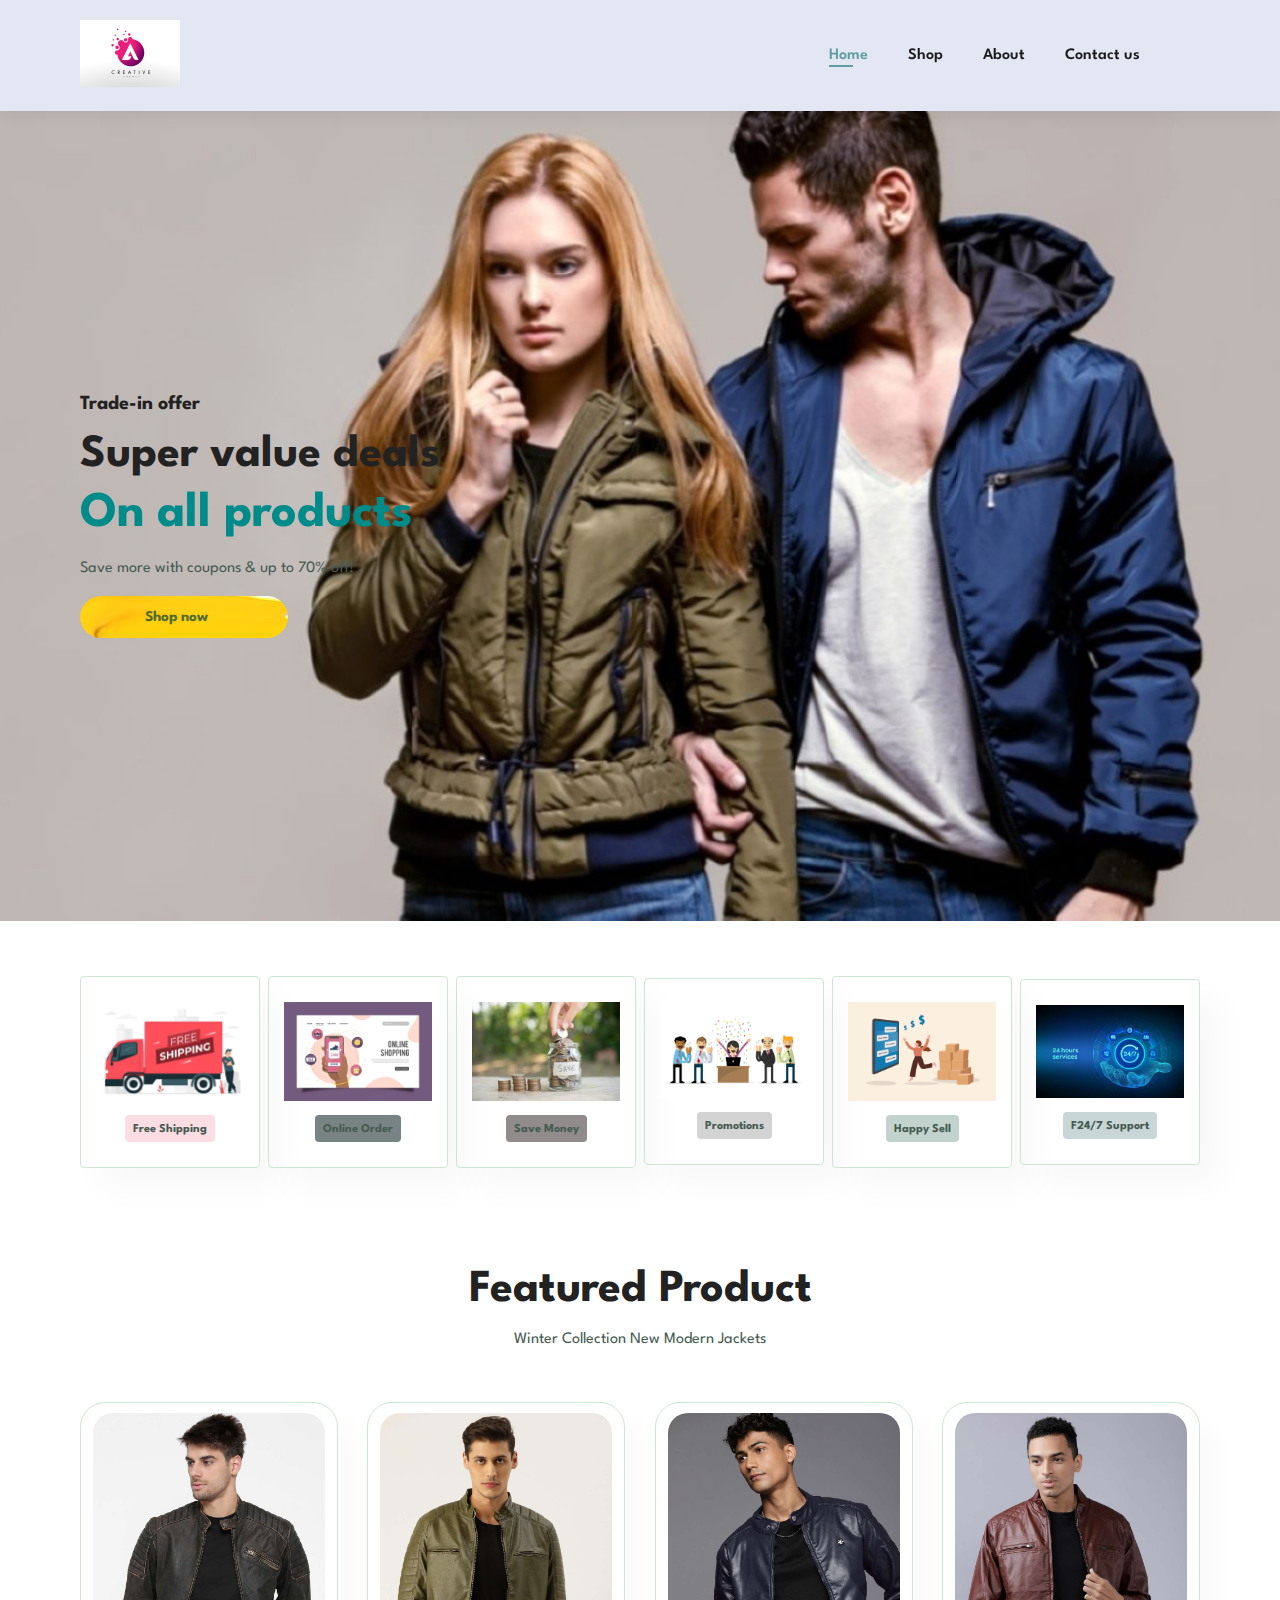
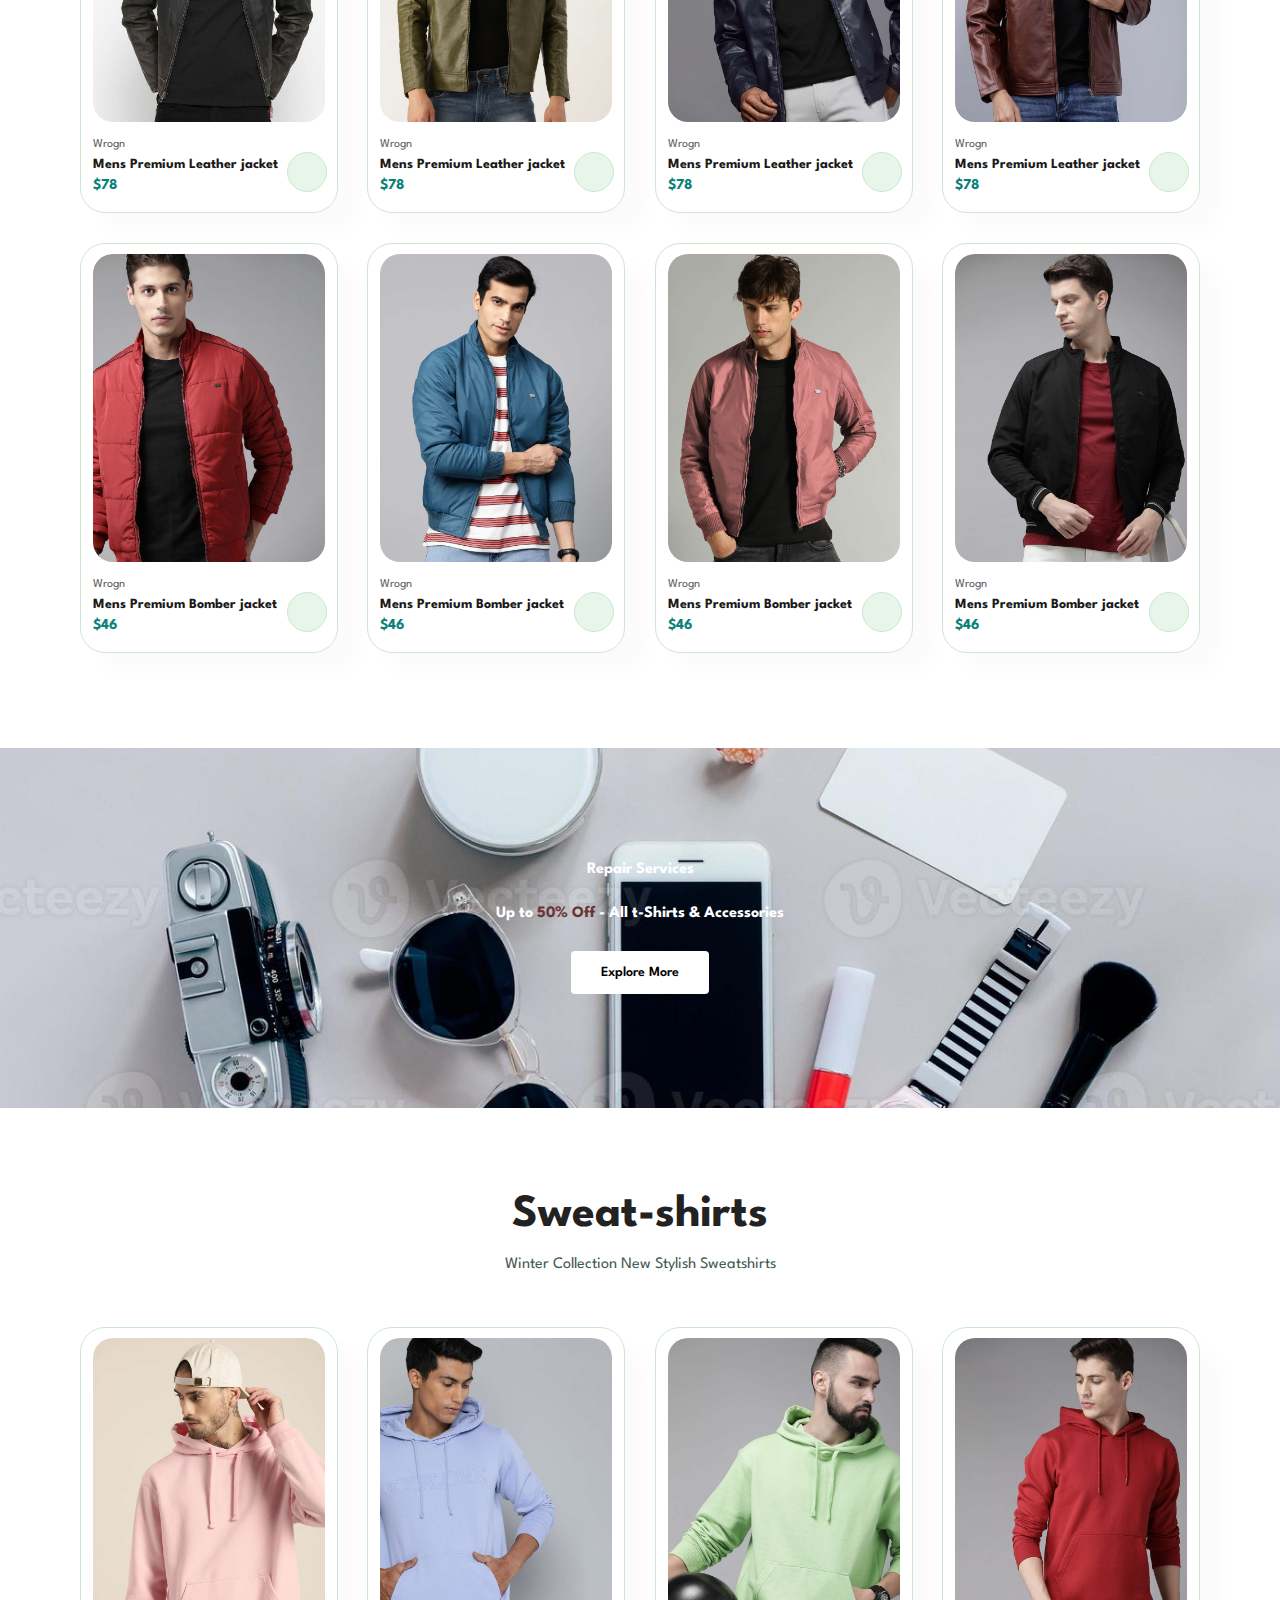
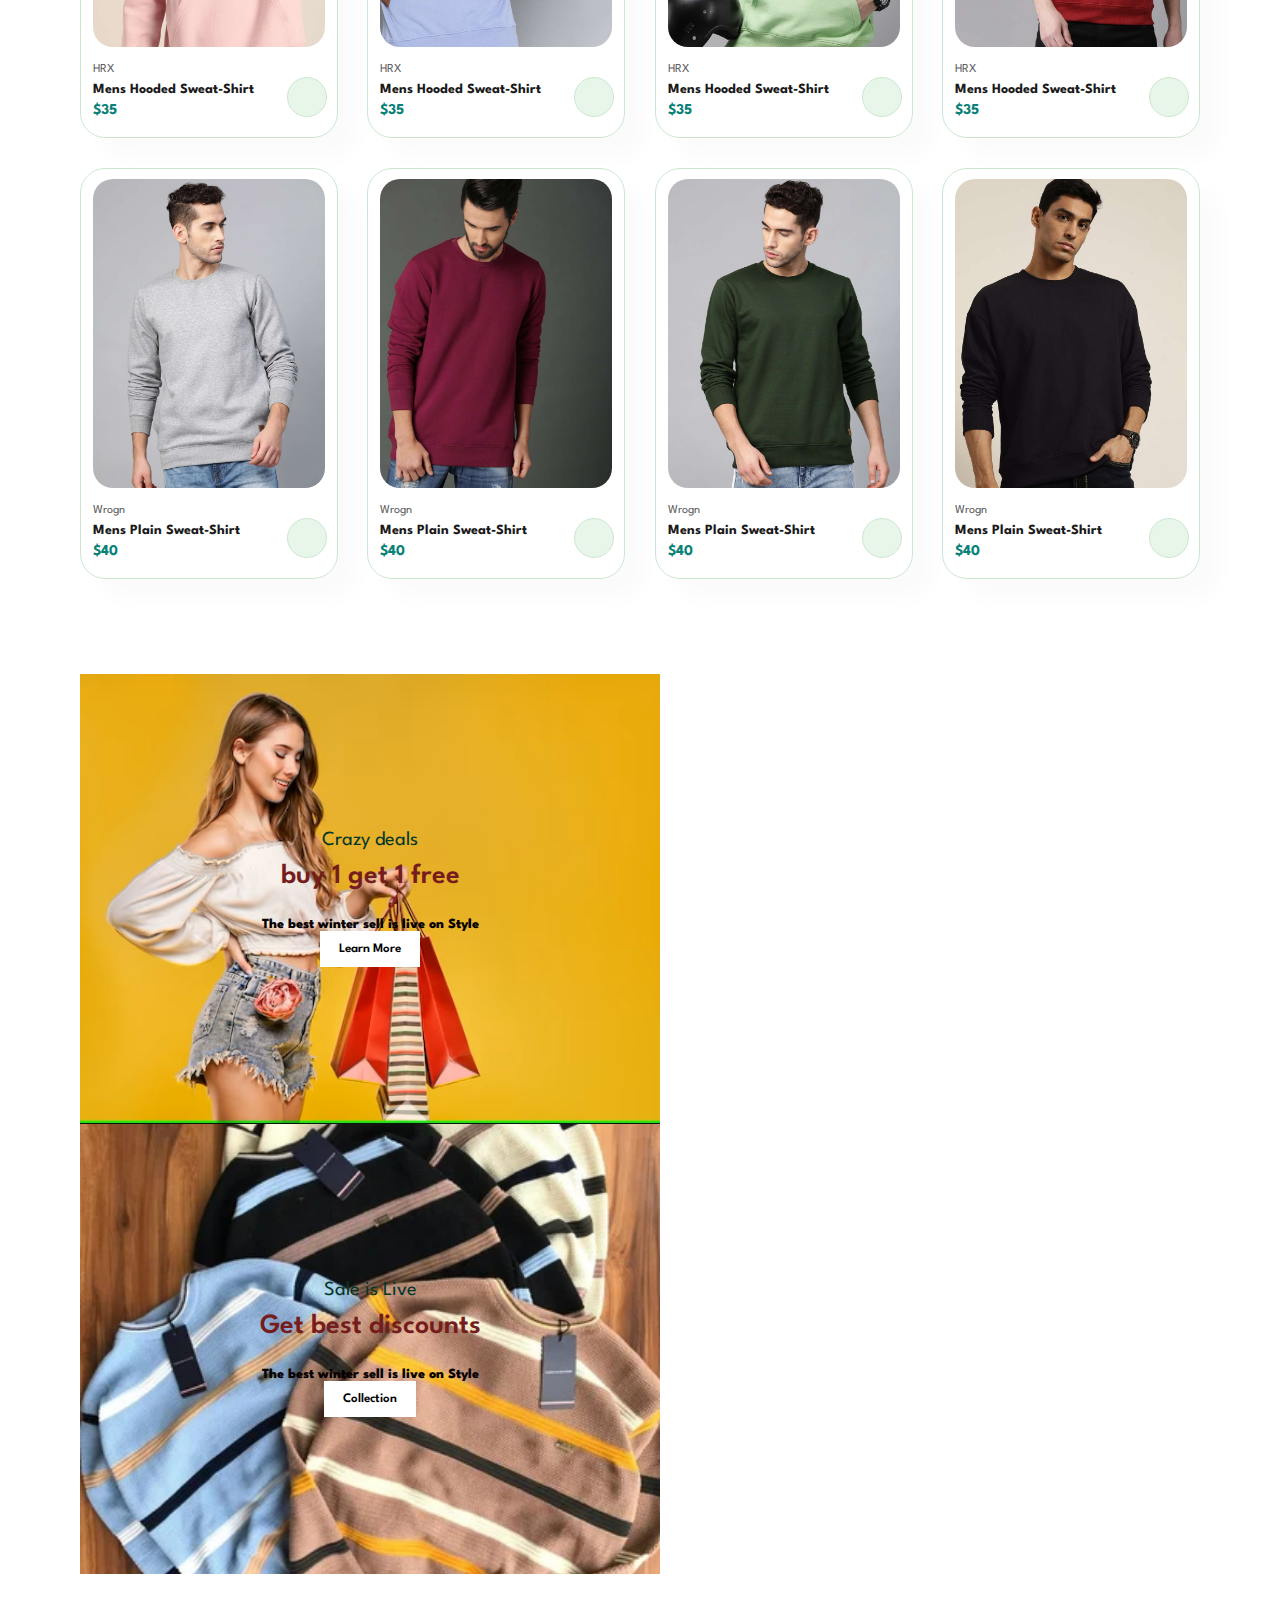
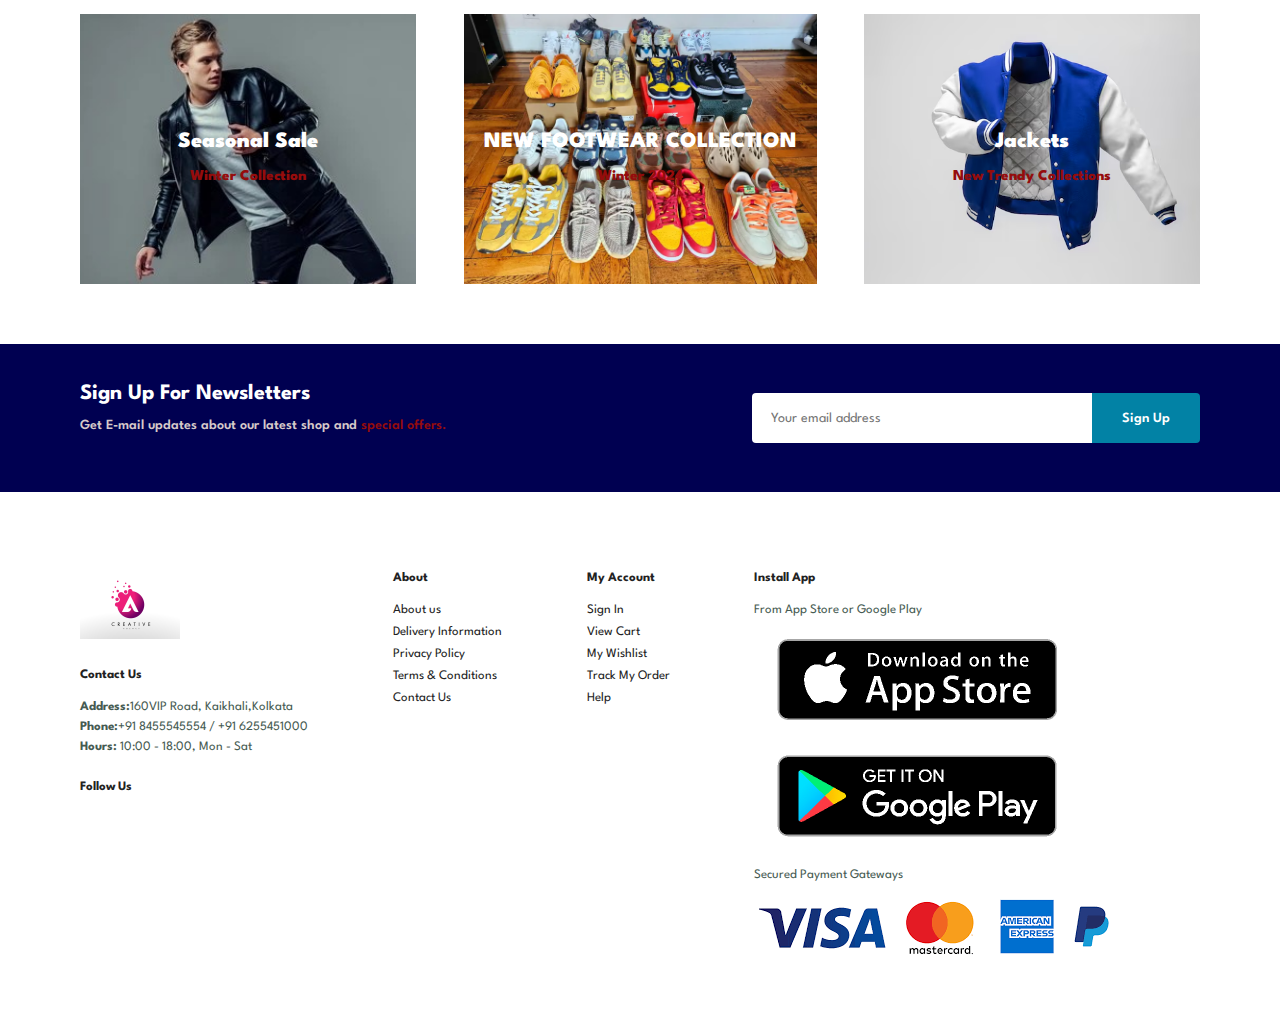
<file: index.html>
<!DOCTYPE html>
<html lang="en">
<head>
    <meta charset="UTF-8">
    <meta name="viewport" content="width=device-width, initial-scale=1.0">
    <title>E-commerce</title>
    <link rel="stylesheet" href="E-commerce.css">
    <link rel="stylesheet" href="https://cdnjs.cloudflare.com/ajax/libs/font-awesome/6.6.0/css/all.min.css" integrity="sha512-Kc323vGBEqzTmouAECnVceyQqyqdsSiqLQISBL29aUW4U/M7pSPA/gEUZQqv1cwx4OnYxTxve5UMg5GT6L4JJg==" crossorigin="anonymous" referrerpolicy="no-referrer" />
</head>
<body>
    <section id="header">
        <a href="#"><img src="e-commerceimg/main logo.png" class="logo"></a>

        <div>
            <ul id="navbar">
                <li ><a class="active" href="index.html">Home</a></li>
                <li><a href="shop.html">Shop</a></li>
              
                <li><a href="about.html">About</a></li>
                <li><a href="contact.html">Contact us</a></li>
               <li id="lg-bag"><a href="cart.html"><i class="fa-solid fa-bag-shopping"></i></a></li>
               <a href="#" id="close"><i class="fa-solid fa-circle-xmark"></i></i></a>
            </ul>
        </div>
        <div id="mobile">
        <a href="cart.html"><i class="fa-solid fa-bag-shopping"></i></a>
        <i id="bar" class="fa-solid fa-bars"></i> 
        </div>
    </section>

    <section id="hero" > 
        <h4>Trade-in offer</h4>
        <h2>Super value deals</h2>
        <h1>On all products</h1>
        <p>Save more with coupons & up to 70% off! </p>
       <a href="shop.html"> <button>Shop now</button></a>
    </section>

    <section id="feature" class="section-p1"> 
        <div class="fe-box">
            <img src="e-commerceimg/freeshipping.png" alt="">
            <h6>Free Shipping</h6>
        </div>
        <div class="fe-box">
            <img src="e-commerceimg/order.png" alt="">
            <h6>Online Order</h6>
        </div>
        <div class="fe-box">
            <img src="e-commerceimg/savemoney.png" alt="">
            <h6>Save Money</h6>
        </div>
        <div class="fe-box">
            <img src="e-commerceimg/promotions.png" alt="">
            <h6>Promotions</h6>
        </div>
        <div class="fe-box">
            <img src="e-commerceimg/happysell.png" alt="">
            <h6>Happy Sell</h6>
        </div>
        <div class="fe-box">
            <img src="e-commerceimg/support.png" alt="">
            <h6>F24/7 Support</h6>
        </div>
       
    </section>
    <section id="product1" class="section-p1">
        <h2>Featured Product</h2>
        <p>Winter Collection New Modern Jackets</p>
        <div class=" pro-container">
            <div class="pro">
                <img src="e-commerceimg/productimg/product1.png" alt="">
                <div class="des">
                    <span>Wrogn</span>
                    <h5>Mens Premium Leather jacket</h5>
                    <div class="star">
                        <i class="fas fa-star"></i>
                        <i class="fas fa-star"></i>
                        <i class="fas fa-star"></i>
                        <i class="fas fa-star"></i>
                        <i class="fas fa-star"></i>
                    </div>
                    <h4>$78</h4>
                </div>
                <a href="#"><i class="fa-solid fa-bag-shopping " id="shopping"></i></a>
            </div>
            <div class="pro">
                <img src="e-commerceimg/productimg/product2.png" alt="">
                <div class="des">
                    <span>Wrogn</span>
                    <h5>Mens Premium Leather jacket</h5>
                    <div class="star">
                        <i class="fas fa-star"></i>
                        <i class="fas fa-star"></i>
                        <i class="fas fa-star"></i>
                        <i class="fas fa-star"></i>
                        <i class="fas fa-star"></i>
                    </div>
                    <h4>$78</h4>
                </div>
                <a href="#"><i class="fa-solid fa-bag-shopping " id="shopping"></i></a>
            </div>
            <div class="pro">
                <img src="e-commerceimg/productimg/product3.jpg" alt="">
                <div class="des">
                    <span>Wrogn</span>
                    <h5>Mens Premium Leather jacket</h5>
                    <div class="star">
                        <i class="fas fa-star"></i>
                        <i class="fas fa-star"></i>
                        <i class="fas fa-star"></i>
                        <i class="fas fa-star"></i>
                        <i class="fas fa-star"></i>
                    </div>
                    <h4>$78</h4>
                </div>
                <a href="#"><i class="fa-solid fa-bag-shopping " id="shopping"></i></a>
            </div>
            <div class="pro">
                <img src="e-commerceimg/productimg/product4.jpg" alt="">
                <div class="des">
                    <span>Wrogn</span>
                    <h5>Mens Premium Leather jacket</h5>
                    <div class="star">
                        <i class="fas fa-star"></i>
                        <i class="fas fa-star"></i>
                        <i class="fas fa-star"></i>
                        <i class="fas fa-star"></i>
                        <i class="fas fa-star"></i>
                    </div>
                    <h4>$78</h4>
                </div>
                <a href="#"><i class="fa-solid fa-bag-shopping " id="shopping"></i></a>
            </div>
            <div class="pro">
                <img src="e-commerceimg/productimg/product5.jpeg" alt="">
                <div class="des">
                    <span>Wrogn</span>
                    <h5>Mens Premium Bomber jacket</h5>
                    <div class="star">
                        <i class="fas fa-star"></i>
                        <i class="fas fa-star"></i>
                        <i class="fas fa-star"></i>
                        <i class="fas fa-star"></i>
                        <i class="fas fa-star"></i>
                    </div>
                    <h4>$46</h4>
                </div>
                <a href="#"><i class="fa-solid fa-bag-shopping " id="shopping"></i></a>
            </div>
            <div class="pro">
                <img src="e-commerceimg/productimg/product6.jpg" alt="">
                <div class="des">
                    <span>Wrogn</span>
                    <h5>Mens Premium Bomber jacket</h5>
                    <div class="star">
                        <i class="fas fa-star"></i>
                        <i class="fas fa-star"></i>
                        <i class="fas fa-star"></i>
                        <i class="fas fa-star"></i>
                        <i class="fas fa-star"></i>
                    </div>
                    <h4>$46</h4>
                </div>
                <a href="#"><i class="fa-solid fa-bag-shopping " id="shopping"></i></a>
            </div>
            <div class="pro">
                <img src="e-commerceimg/productimg/product7.jpeg" alt="">
                <div class="des">
                    <span>Wrogn</span>
                    <h5>Mens Premium Bomber jacket</h5>
                    <div class="star">
                        <i class="fas fa-star"></i>
                        <i class="fas fa-star"></i>
                        <i class="fas fa-star"></i>
                        <i class="fas fa-star"></i>
                        <i class="fas fa-star"></i>
                    </div>
                    <h4>$46</h4>
                </div>
                <a href="#"><i class="fa-solid fa-bag-shopping " id="shopping"></i></a>
            </div>
            <div class="pro">
                <img src="e-commerceimg/productimg/product8.jpeg" alt="">
                <div class="des">
                    <span>Wrogn</span>
                    <h5>Mens Premium Bomber jacket</h5>
                    <div class="star">
                        <i class="fas fa-star"></i>
                        <i class="fas fa-star"></i>
                        <i class="fas fa-star"></i>
                        <i class="fas fa-star"></i>
                        <i class="fas fa-star"></i>
                    </div>
                    <h4>$46</h4>
                </div>
                <a href="#"><i class="fa-solid fa-bag-shopping " id="shopping"></i></a>
            </div>
        </div>
    </section>

<section id="banner" class="section-m1">
    <h4>Repair Services</h4>
    <h2>Up to <span>50% Off </span>- All t-Shirts & Accessories</h2>
    <button class="normal">Explore More</button>
</section>

<section id="product1" class="section-p1">
    <h2>Sweat-shirts</h2>
    <p>Winter Collection New Stylish Sweatshirts</p>
    <div class=" pro-container">
        <div class="pro">
            <img src="e-commerceimg/newArrivals/Sweatshirt1.jpg" alt="">
            <div class="des">
                <span>HRX</span>
                <h5>Mens Hooded Sweat-Shirt </h5>
                <div class="star">
                    <i class="fas fa-star"></i>
                    <i class="fas fa-star"></i>
                    <i class="fas fa-star"></i>
                    <i class="fas fa-star"></i>
                    <i class="fas fa-star"></i>
                </div>
                <h4>$35</h4>
            </div>
            <a href="#"><i class="fa-solid fa-bag-shopping " id="shopping"></i></a>
        </div>
        <div class="pro">
            <img src="e-commerceimg/newArrivals/Sweatshirt2.jpg" alt="">
            <div class="des">
                <span>HRX</span>
                <h5>Mens Hooded Sweat-Shirt</h5>
                <div class="star">
                    <i class="fas fa-star"></i>
                    <i class="fas fa-star"></i>
                    <i class="fas fa-star"></i>
                    <i class="fas fa-star"></i>
                    <i class="fas fa-star"></i>
                </div>
                <h4>$35</h4>
            </div>
            <a href="#"><i class="fa-solid fa-bag-shopping " id="shopping"></i></a>
        </div>
        <div class="pro">
            <img src="e-commerceimg/newArrivals/Sweatshirt3.jpg" alt="">
            <div class="des">
                <span>HRX</span>
                <h5>Mens Hooded Sweat-Shirt</h5>
                <div class="star">
                    <i class="fas fa-star"></i>
                    <i class="fas fa-star"></i>
                    <i class="fas fa-star"></i>
                    <i class="fas fa-star"></i>
                    <i class="fas fa-star"></i>
                </div>
                <h4>$35</h4>
            </div>
            <a href="#"><i class="fa-solid fa-bag-shopping " id="shopping"></i></a>
        </div>
        <div class="pro">
            <img src="e-commerceimg/newArrivals/Sweatshirt4.jpg" alt="">
            <div class="des">
                <span>HRX</span>
                <h5>Mens Hooded Sweat-Shirt</h5>
                <div class="star">
                    <i class="fas fa-star"></i>
                    <i class="fas fa-star"></i>
                    <i class="fas fa-star"></i>
                    <i class="fas fa-star"></i>
                    <i class="fas fa-star"></i>
                </div>
                <h4>$35</h4>
            </div>
            <a href="#"><i class="fa-solid fa-bag-shopping " id="shopping"></i></a>
        </div>
        <div class="pro">
            <img src="e-commerceimg/newArrivals/Sweatshirt5.jpg" alt="">
            <div class="des">
                <span>Wrogn</span>
                <h5>Mens Plain Sweat-Shirt</h5>
                <div class="star">
                    <i class="fas fa-star"></i>
                    <i class="fas fa-star"></i>
                    <i class="fas fa-star"></i>
                    <i class="fas fa-star"></i>
                    <i class="fas fa-star"></i>
                </div>
                <h4>$40</h4>
            </div>
            <a href="#"><i class="fa-solid fa-bag-shopping " id="shopping"></i></a>
        </div>
        <div class="pro">
            <img src="e-commerceimg/newArrivals/Sweatshirt6.jpg" alt="">
            <div class="des">
                <span>Wrogn</span>
                <h5>Mens Plain Sweat-Shirt </h5>
                <div class="star">
                    <i class="fas fa-star"></i>
                    <i class="fas fa-star"></i>
                    <i class="fas fa-star"></i>
                    <i class="fas fa-star"></i>
                    <i class="fas fa-star"></i>
                </div>
                <h4>$40</h4>
            </div>
            <a href="#"><i class="fa-solid fa-bag-shopping " id="shopping"></i></a>
        </div>
        <div class="pro">
            <img src="e-commerceimg/newArrivals/Sweatshirt7.jpg" alt="">
            <div class="des">
                <span>Wrogn</span>
                <h5>Mens Plain Sweat-Shirt</h5>
                <div class="star">
                    <i class="fas fa-star"></i>
                    <i class="fas fa-star"></i>
                    <i class="fas fa-star"></i>
                    <i class="fas fa-star"></i>
                    <i class="fas fa-star"></i>
                </div>
                <h4>$40</h4>
            </div>
            <a href="#"><i class="fa-solid fa-bag-shopping " id="shopping"></i></a>
        </div>
        <div class="pro">
            <img src="e-commerceimg/newArrivals/Sweatshirt8.jpg" alt="">
            <div class="des">
                <span>Wrogn</span>
                <h5>Mens Plain Sweat-Shirt</h5>
                <div class="star">
                    <i class="fas fa-star"></i>
                    <i class="fas fa-star"></i>
                    <i class="fas fa-star"></i>
                    <i class="fas fa-star"></i>
                    <i class="fas fa-star"></i>
                </div>
                <h4>$40</h4>
            </div>
            <a href="#"><i class="fa-solid fa-bag-shopping " id="shopping"></i></a>
        </div>
</div>
</section>

<Section id="sm-banner" class="section-p1">
    <div class="banner-box">
        <h4>Crazy deals</h4>
        <h2>buy 1 get 1 free</h2>
        <span>The best winter sell is live on Style</span>
        <button class="white">Learn More</button>
        
    </div>
    <div class="banner-box banner-box2">
        <h4>Sale is Live</h4>
        <h2>Get best discounts </h2>
        <span>The best winter sell is live on Style</span>
        <button class="white">Collection</button>
        
    </div>
</Section>

<Section id="banner3">
    <div class="banner-box ">
        <h2>Seasonal Sale </h2>
       <h3>Winter Collection</h3>
    </div>
    <div class="banner-box banner-box2">
        <h2>NEW FOOTWEAR COLLECTION </h2>
       <h3>Winter 2024</h3>
    </div>
    <div class="banner-box banner-box3">
        <h2>Jackets </h2>
       <h3>New Trendy Collections</h3>
    </div>
</Section>

<section id="newsletter" class="section-p1 section-m1">
    <div>

        <h4>Sign Up For Newsletters</h2>
          <p>Get E-mail updates about our latest shop and <span>special offers.</span></p>  
    </div>
    <div class="form"> 
        <input type="text" placeholder="Your email address">
        <button class="normal">Sign Up</button>
    </div>
</section>
<footer class="section-p1">
    <div class="col">
        <img class="logo" src="e-commerceimg/main logo.png" alt="">
    <h4>Contact Us</h4>
    <p><strong>Address:</strong>160VIP Road, Kaikhali,Kolkata</p>
    <p><strong>Phone:</strong>+91 8455545554 / +91 6255451000</p>
    <p><strong>Hours:</strong> 10:00 - 18:00, Mon - Sat</p>
    <div class="follow">
        <h4>Follow Us</h4>
        <div class="icon">
            <i class="fa-brands fa-facebook"></i>
            <i class="fa-brands fa-instagram"></i>
            
            <i class="fa-brands fa-x-twitter"></i>
            <i class="fa-brands fa-pinterest"></i>
            <i class="fa-brands fa-youtube"></i>
        </div>
    </div>
</div>
<div class="col">
    <h4>About</h4>
    <a href="#">About us</a>
    <a href="#">Delivery Information</a>
    <a href="#">Privacy Policy</a>
    <a href="#">Terms & Conditions</a>
    <a href="#">Contact Us</a>
</div>
<div class="col">
    <h4>My Account</h4>
    <a href="#">Sign In</a>
    <a href="#">View Cart</a>
    <a href="#">My Wishlist</a>
    <a href="#">Track My Order</a>
    <a href="#">Help</a>
</div>

<div class="col install" >
    <h4>Install App</h4>
    <p>From App Store or Google Play</p>
    <div class="row">
        <img src="e-commerceimg/download.png" alt="">
        
    </div>
    <p>Secured Payment Gateways</p>
    <img src="e-commerceimg/payment.png" alt="">
</div>

<div class="copyright"></div>
</footer>






</body>
<script src="E-commerce.js"></script>
</html>
</file>
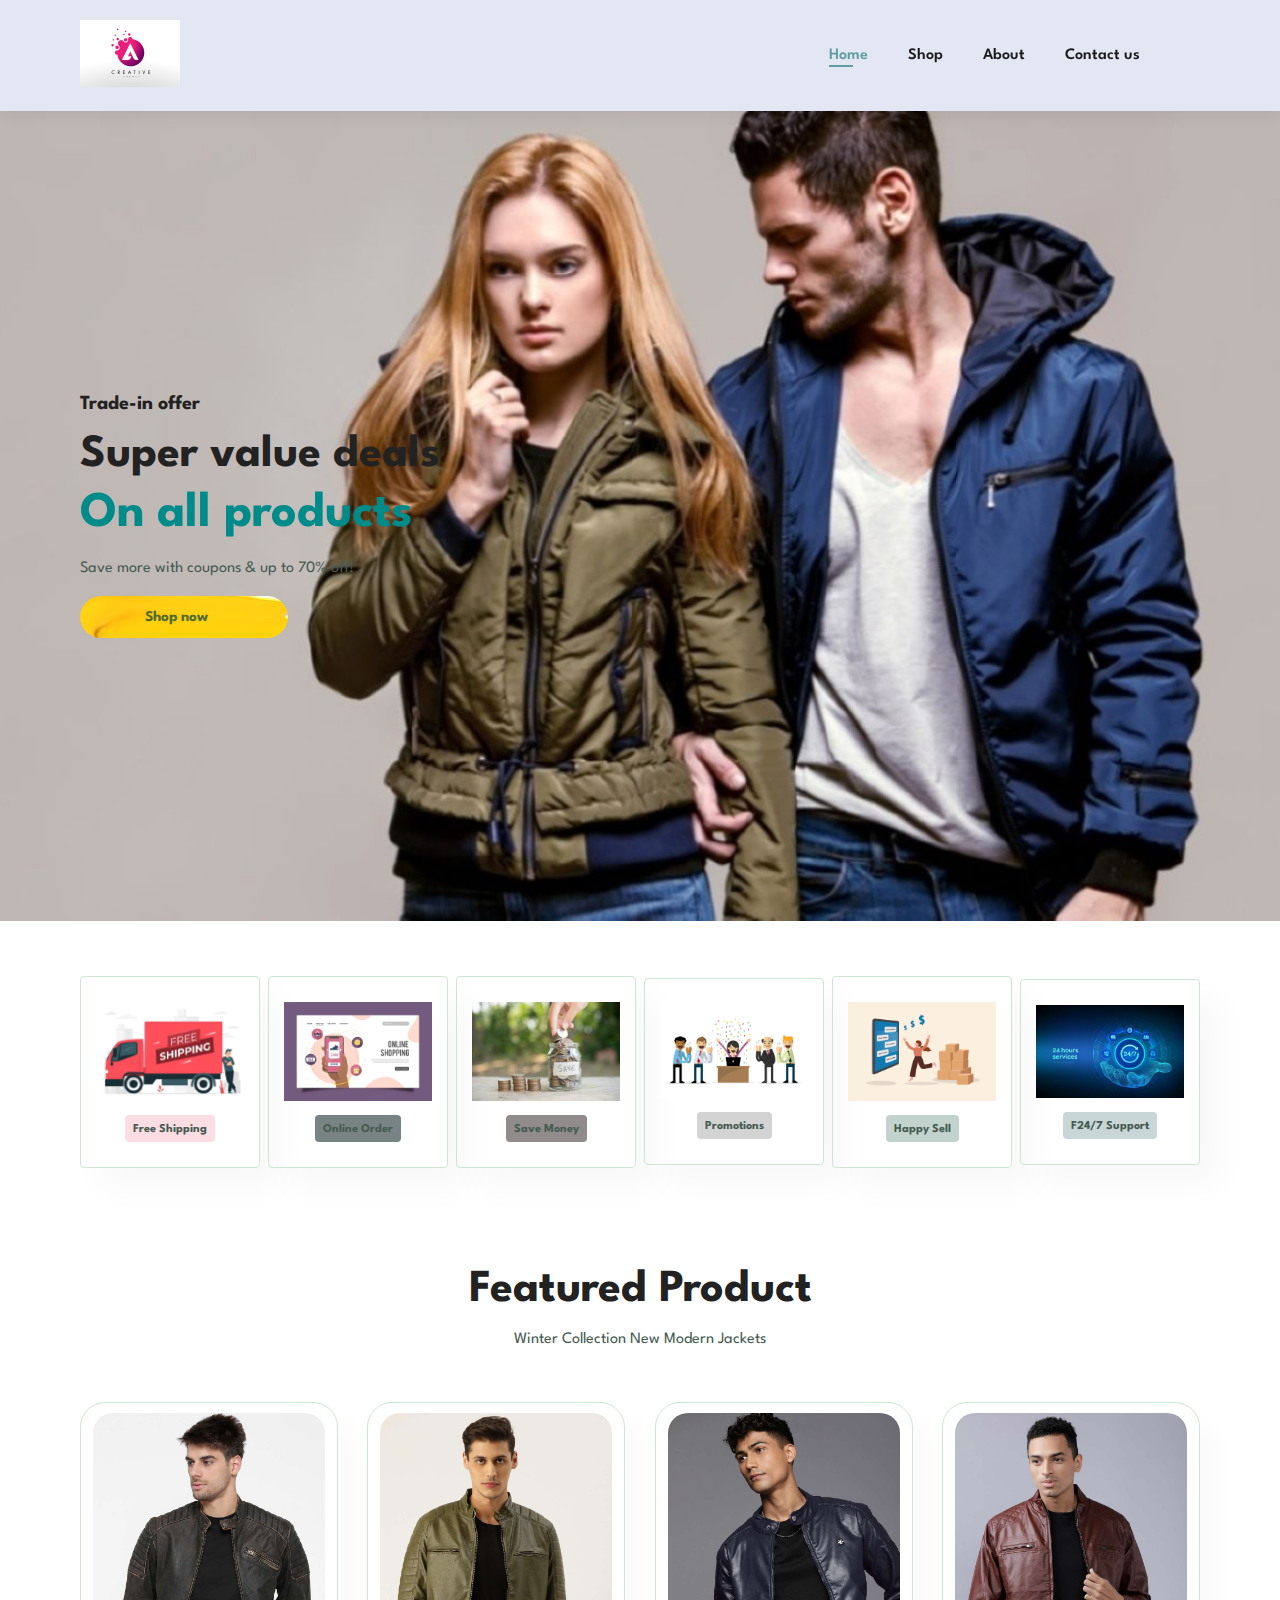
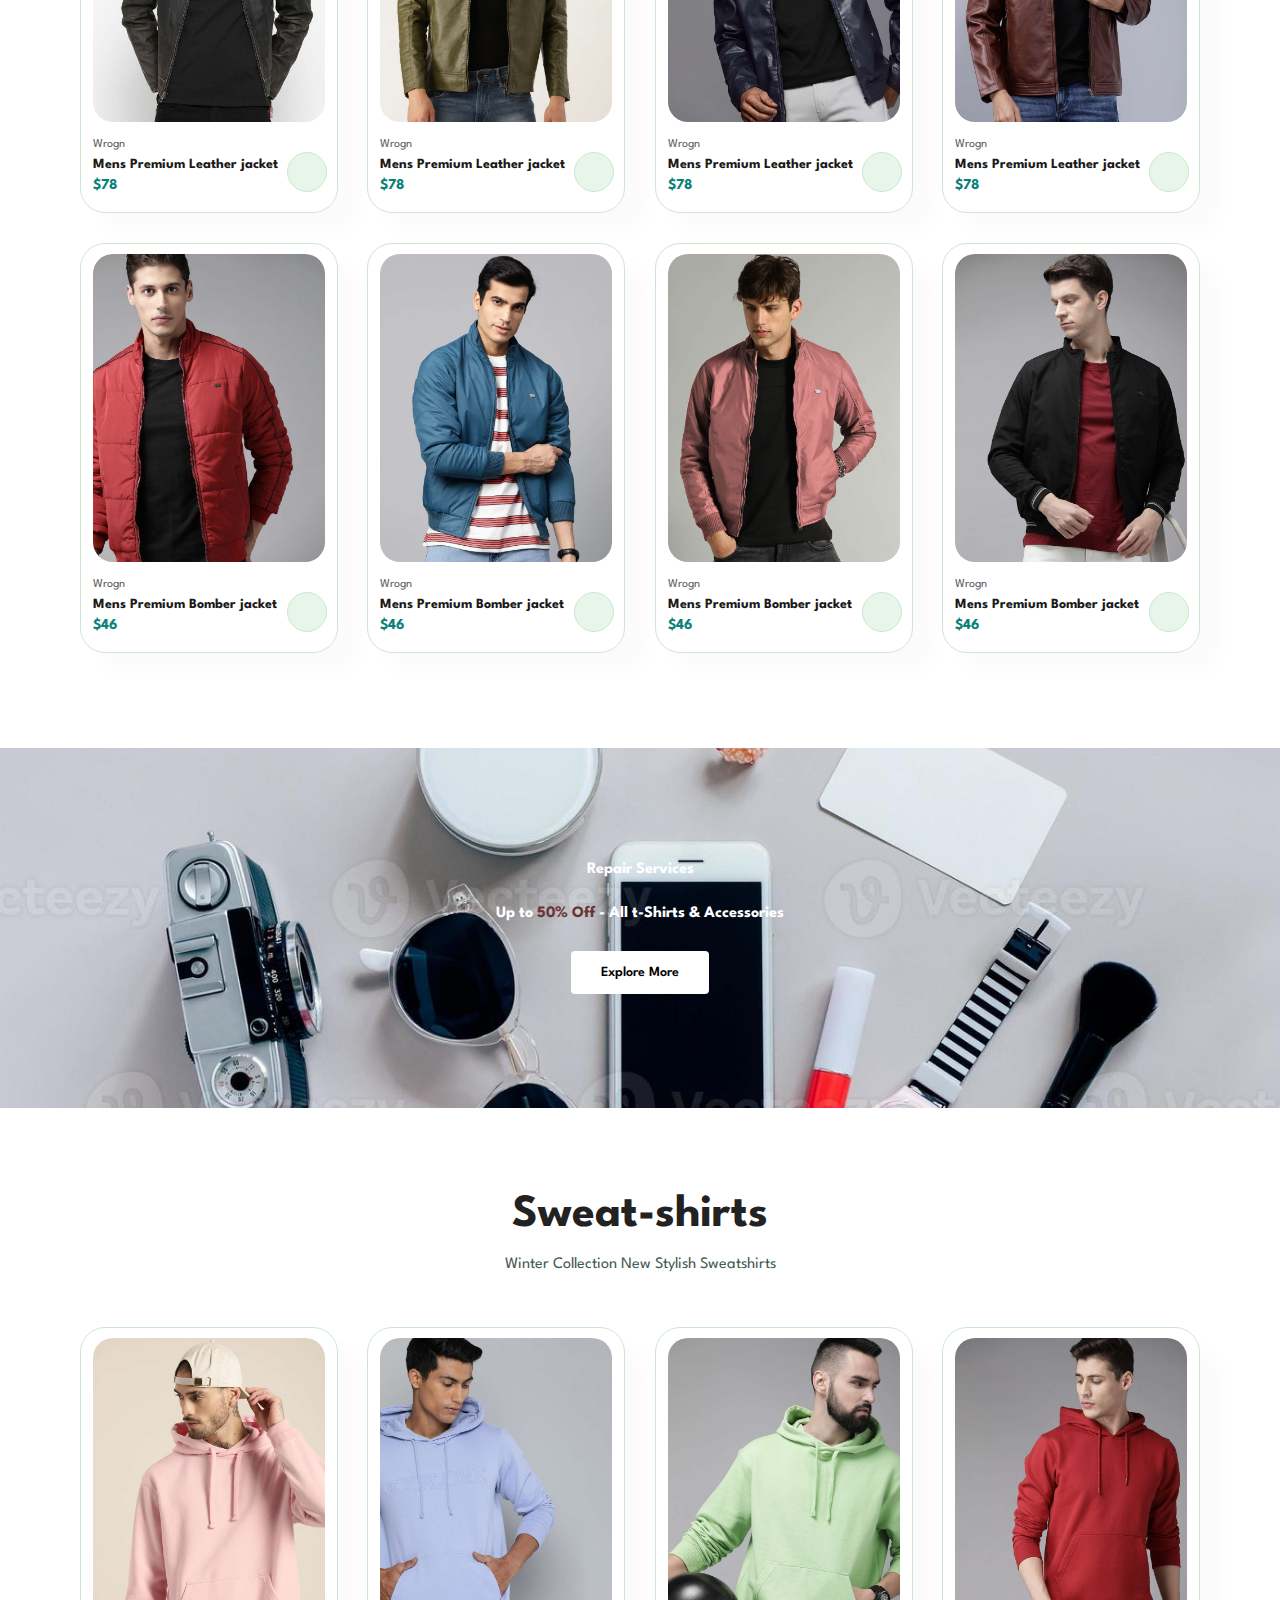
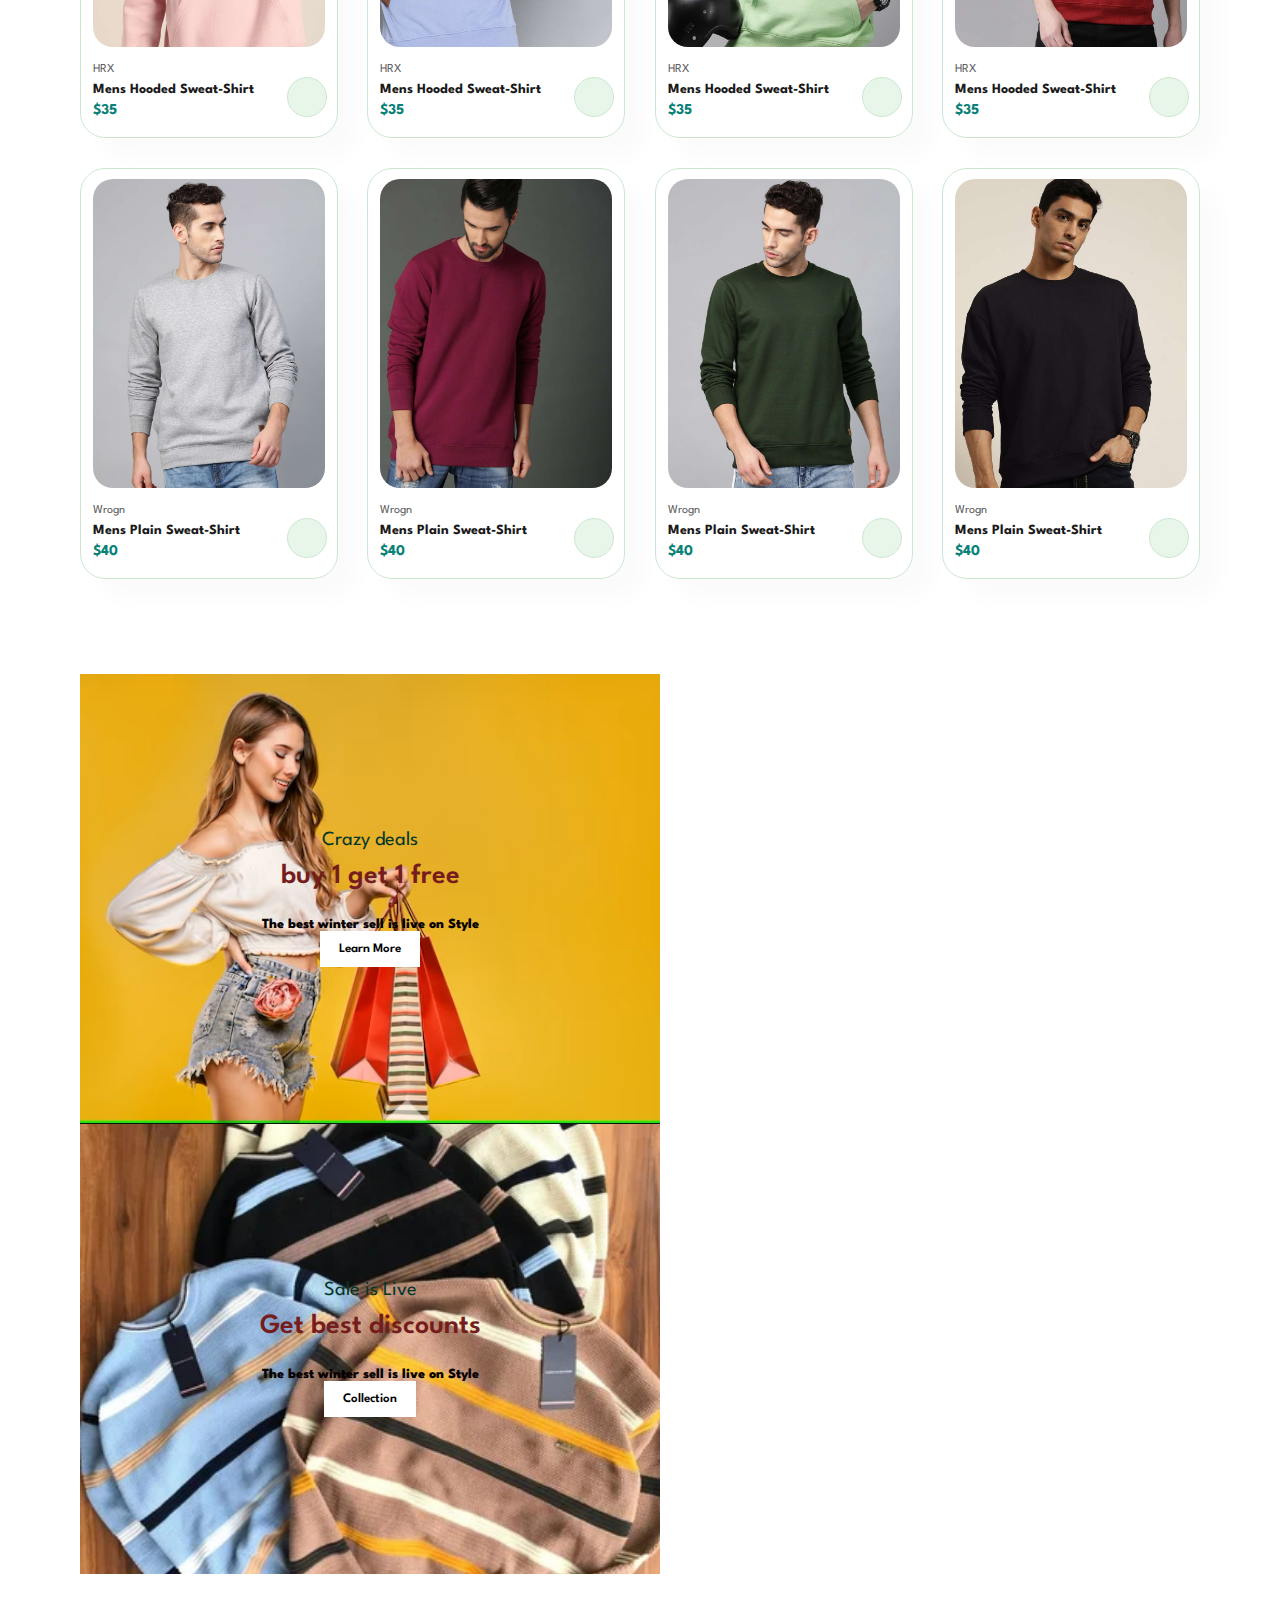
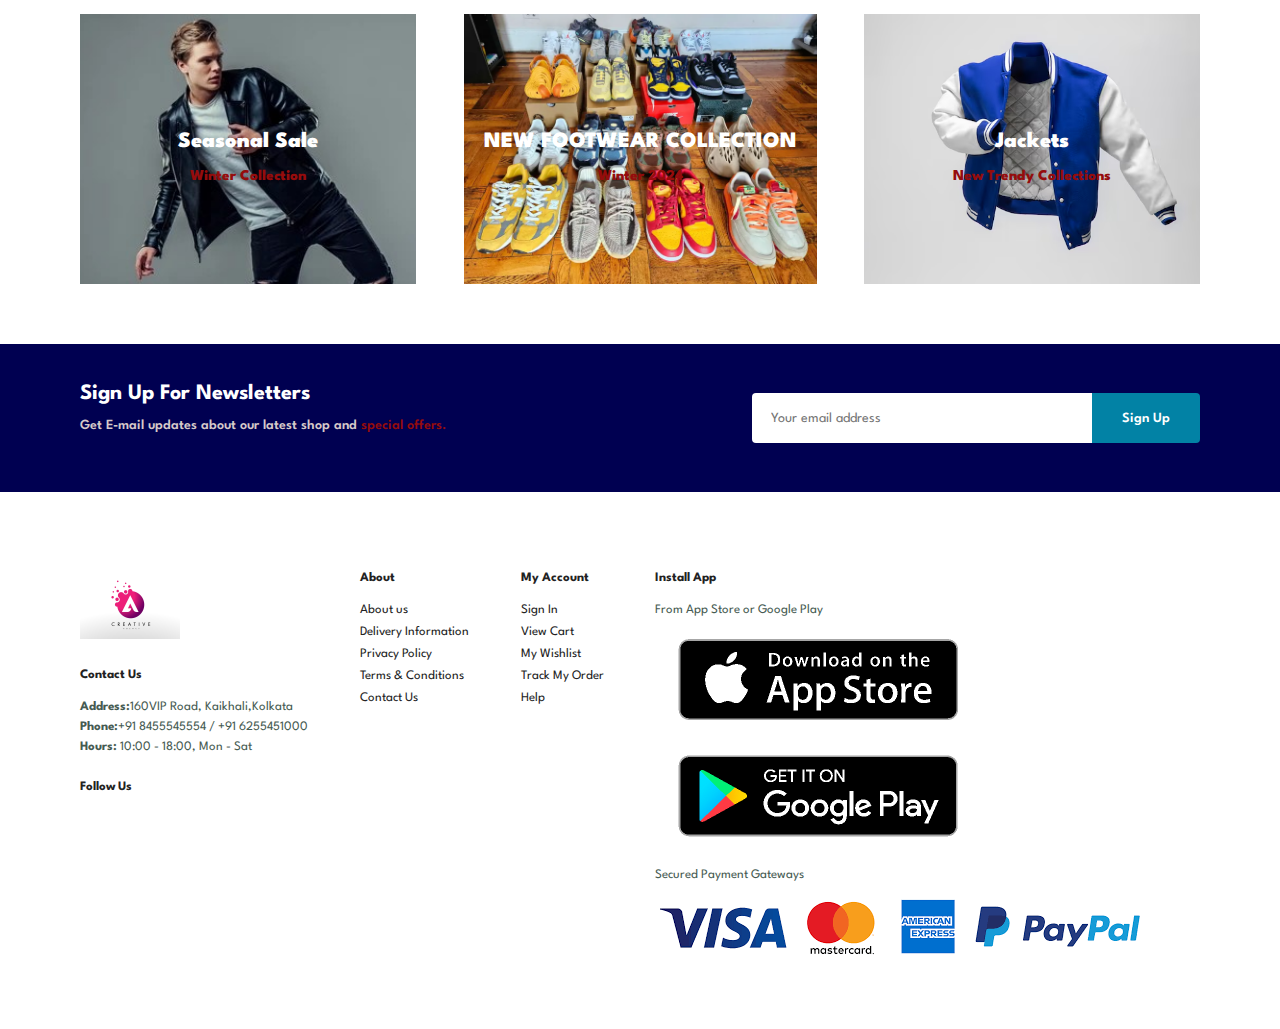
<file: e-commerce js/index.html>
<!DOCTYPE html>
<html lang="en">
<head>
    <meta charset="UTF-8">
    <meta name="viewport" content="width=device-width, initial-scale=1.0">
    <title>E-commerce</title>
    <link rel="stylesheet" href="E-commerce.css">
    <link rel="stylesheet" href="https://cdnjs.cloudflare.com/ajax/libs/font-awesome/6.6.0/css/all.min.css" integrity="sha512-Kc323vGBEqzTmouAECnVceyQqyqdsSiqLQISBL29aUW4U/M7pSPA/gEUZQqv1cwx4OnYxTxve5UMg5GT6L4JJg==" crossorigin="anonymous" referrerpolicy="no-referrer" />
</head>
<body>
    <section id="header">
        <a href="#"><img src="e-commerceimg/main logo.png" class="logo"></a>

        <div>
            <ul id="navbar">
                <li ><a class="active" href="E-commerce.html">Home</a></li>
                <li><a href="shop.html">Shop</a></li>
              
                <li><a href="about.html">About</a></li>
                <li><a href="contact.html">Contact us</a></li>
               <li id="lg-bag"><a href="cart.html"><i class="fa-solid fa-bag-shopping"></i></a></li>
               <a href="#" id="close"><i class="fa-solid fa-circle-xmark"></i></i></a>
            </ul>
        </div>
        <div id="mobile">
        <a href="cart.html"><i class="fa-solid fa-bag-shopping"></i></a>
        <i id="bar" class="fa-solid fa-bars"></i> 
        </div>
    </section>

    <section id="hero" > 
        <h4>Trade-in offer</h4>
        <h2>Super value deals</h2>
        <h1>On all products</h1>
        <p>Save more with coupons & up to 70% off! </p>
       <a href="shop.html"> <button>Shop now</button></a>
    </section>

    <section id="feature" class="section-p1"> 
        <div class="fe-box">
            <img src="e-commerceimg/freeshipping.png" alt="">
            <h6>Free Shipping</h6>
        </div>
        <div class="fe-box">
            <img src="e-commerceimg/order.png" alt="">
            <h6>Online Order</h6>
        </div>
        <div class="fe-box">
            <img src="e-commerceimg/savemoney.png" alt="">
            <h6>Save Money</h6>
        </div>
        <div class="fe-box">
            <img src="e-commerceimg/promotions.png" alt="">
            <h6>Promotions</h6>
        </div>
        <div class="fe-box">
            <img src="e-commerceimg/happysell.png" alt="">
            <h6>Happy Sell</h6>
        </div>
        <div class="fe-box">
            <img src="e-commerceimg/support.png" alt="">
            <h6>F24/7 Support</h6>
        </div>
       
    </section>
    <section id="product1" class="section-p1">
        <h2>Featured Product</h2>
        <p>Winter Collection New Modern Jackets</p>
        <div class=" pro-container">
            <div class="pro">
                <img src="e-commerceimg/productimg/product1.png" alt="">
                <div class="des">
                    <span>Wrogn</span>
                    <h5>Mens Premium Leather jacket</h5>
                    <div class="star">
                        <i class="fas fa-star"></i>
                        <i class="fas fa-star"></i>
                        <i class="fas fa-star"></i>
                        <i class="fas fa-star"></i>
                        <i class="fas fa-star"></i>
                    </div>
                    <h4>$78</h4>
                </div>
                <a href="#"><i class="fa-solid fa-bag-shopping " id="shopping"></i></a>
            </div>
            <div class="pro">
                <img src="e-commerceimg/productimg/product2.png" alt="">
                <div class="des">
                    <span>Wrogn</span>
                    <h5>Mens Premium Leather jacket</h5>
                    <div class="star">
                        <i class="fas fa-star"></i>
                        <i class="fas fa-star"></i>
                        <i class="fas fa-star"></i>
                        <i class="fas fa-star"></i>
                        <i class="fas fa-star"></i>
                    </div>
                    <h4>$78</h4>
                </div>
                <a href="#"><i class="fa-solid fa-bag-shopping " id="shopping"></i></a>
            </div>
            <div class="pro">
                <img src="e-commerceimg/productimg/product3.jpg" alt="">
                <div class="des">
                    <span>Wrogn</span>
                    <h5>Mens Premium Leather jacket</h5>
                    <div class="star">
                        <i class="fas fa-star"></i>
                        <i class="fas fa-star"></i>
                        <i class="fas fa-star"></i>
                        <i class="fas fa-star"></i>
                        <i class="fas fa-star"></i>
                    </div>
                    <h4>$78</h4>
                </div>
                <a href="#"><i class="fa-solid fa-bag-shopping " id="shopping"></i></a>
            </div>
            <div class="pro">
                <img src="e-commerceimg/productimg/product4.jpg" alt="">
                <div class="des">
                    <span>Wrogn</span>
                    <h5>Mens Premium Leather jacket</h5>
                    <div class="star">
                        <i class="fas fa-star"></i>
                        <i class="fas fa-star"></i>
                        <i class="fas fa-star"></i>
                        <i class="fas fa-star"></i>
                        <i class="fas fa-star"></i>
                    </div>
                    <h4>$78</h4>
                </div>
                <a href="#"><i class="fa-solid fa-bag-shopping " id="shopping"></i></a>
            </div>
            <div class="pro">
                <img src="e-commerceimg/productimg/product5.jpeg" alt="">
                <div class="des">
                    <span>Wrogn</span>
                    <h5>Mens Premium Bomber jacket</h5>
                    <div class="star">
                        <i class="fas fa-star"></i>
                        <i class="fas fa-star"></i>
                        <i class="fas fa-star"></i>
                        <i class="fas fa-star"></i>
                        <i class="fas fa-star"></i>
                    </div>
                    <h4>$46</h4>
                </div>
                <a href="#"><i class="fa-solid fa-bag-shopping " id="shopping"></i></a>
            </div>
            <div class="pro">
                <img src="e-commerceimg/productimg/product6.jpg" alt="">
                <div class="des">
                    <span>Wrogn</span>
                    <h5>Mens Premium Bomber jacket</h5>
                    <div class="star">
                        <i class="fas fa-star"></i>
                        <i class="fas fa-star"></i>
                        <i class="fas fa-star"></i>
                        <i class="fas fa-star"></i>
                        <i class="fas fa-star"></i>
                    </div>
                    <h4>$46</h4>
                </div>
                <a href="#"><i class="fa-solid fa-bag-shopping " id="shopping"></i></a>
            </div>
            <div class="pro">
                <img src="e-commerceimg/productimg/product7.jpeg" alt="">
                <div class="des">
                    <span>Wrogn</span>
                    <h5>Mens Premium Bomber jacket</h5>
                    <div class="star">
                        <i class="fas fa-star"></i>
                        <i class="fas fa-star"></i>
                        <i class="fas fa-star"></i>
                        <i class="fas fa-star"></i>
                        <i class="fas fa-star"></i>
                    </div>
                    <h4>$46</h4>
                </div>
                <a href="#"><i class="fa-solid fa-bag-shopping " id="shopping"></i></a>
            </div>
            <div class="pro">
                <img src="e-commerceimg/productimg/product8.jpeg" alt="">
                <div class="des">
                    <span>Wrogn</span>
                    <h5>Mens Premium Bomber jacket</h5>
                    <div class="star">
                        <i class="fas fa-star"></i>
                        <i class="fas fa-star"></i>
                        <i class="fas fa-star"></i>
                        <i class="fas fa-star"></i>
                        <i class="fas fa-star"></i>
                    </div>
                    <h4>$46</h4>
                </div>
                <a href="#"><i class="fa-solid fa-bag-shopping " id="shopping"></i></a>
            </div>
        </div>
    </section>

<section id="banner" class="section-m1">
    <h4>Repair Services</h4>
    <h2>Up to <span>50% Off </span>- All t-Shirts & Accessories</h2>
    <button class="normal">Explore More</button>
</section>

<section id="product1" class="section-p1">
    <h2>Sweat-shirts</h2>
    <p>Winter Collection New Stylish Sweatshirts</p>
    <div class=" pro-container">
        <div class="pro">
            <img src="e-commerceimg/newArrivals/Sweatshirt1.jpg" alt="">
            <div class="des">
                <span>HRX</span>
                <h5>Mens Hooded Sweat-Shirt </h5>
                <div class="star">
                    <i class="fas fa-star"></i>
                    <i class="fas fa-star"></i>
                    <i class="fas fa-star"></i>
                    <i class="fas fa-star"></i>
                    <i class="fas fa-star"></i>
                </div>
                <h4>$35</h4>
            </div>
            <a href="#"><i class="fa-solid fa-bag-shopping " id="shopping"></i></a>
        </div>
        <div class="pro">
            <img src="e-commerceimg/newArrivals/Sweatshirt2.jpg" alt="">
            <div class="des">
                <span>HRX</span>
                <h5>Mens Hooded Sweat-Shirt</h5>
                <div class="star">
                    <i class="fas fa-star"></i>
                    <i class="fas fa-star"></i>
                    <i class="fas fa-star"></i>
                    <i class="fas fa-star"></i>
                    <i class="fas fa-star"></i>
                </div>
                <h4>$35</h4>
            </div>
            <a href="#"><i class="fa-solid fa-bag-shopping " id="shopping"></i></a>
        </div>
        <div class="pro">
            <img src="e-commerceimg/newArrivals/Sweatshirt3.jpg" alt="">
            <div class="des">
                <span>HRX</span>
                <h5>Mens Hooded Sweat-Shirt</h5>
                <div class="star">
                    <i class="fas fa-star"></i>
                    <i class="fas fa-star"></i>
                    <i class="fas fa-star"></i>
                    <i class="fas fa-star"></i>
                    <i class="fas fa-star"></i>
                </div>
                <h4>$35</h4>
            </div>
            <a href="#"><i class="fa-solid fa-bag-shopping " id="shopping"></i></a>
        </div>
        <div class="pro">
            <img src="e-commerceimg/newArrivals/Sweatshirt4.jpg" alt="">
            <div class="des">
                <span>HRX</span>
                <h5>Mens Hooded Sweat-Shirt</h5>
                <div class="star">
                    <i class="fas fa-star"></i>
                    <i class="fas fa-star"></i>
                    <i class="fas fa-star"></i>
                    <i class="fas fa-star"></i>
                    <i class="fas fa-star"></i>
                </div>
                <h4>$35</h4>
            </div>
            <a href="#"><i class="fa-solid fa-bag-shopping " id="shopping"></i></a>
        </div>
        <div class="pro">
            <img src="e-commerceimg/newArrivals/Sweatshirt5.jpg" alt="">
            <div class="des">
                <span>Wrogn</span>
                <h5>Mens Plain Sweat-Shirt</h5>
                <div class="star">
                    <i class="fas fa-star"></i>
                    <i class="fas fa-star"></i>
                    <i class="fas fa-star"></i>
                    <i class="fas fa-star"></i>
                    <i class="fas fa-star"></i>
                </div>
                <h4>$40</h4>
            </div>
            <a href="#"><i class="fa-solid fa-bag-shopping " id="shopping"></i></a>
        </div>
        <div class="pro">
            <img src="e-commerceimg/newArrivals/Sweatshirt6.jpg" alt="">
            <div class="des">
                <span>Wrogn</span>
                <h5>Mens Plain Sweat-Shirt </h5>
                <div class="star">
                    <i class="fas fa-star"></i>
                    <i class="fas fa-star"></i>
                    <i class="fas fa-star"></i>
                    <i class="fas fa-star"></i>
                    <i class="fas fa-star"></i>
                </div>
                <h4>$40</h4>
            </div>
            <a href="#"><i class="fa-solid fa-bag-shopping " id="shopping"></i></a>
        </div>
        <div class="pro">
            <img src="e-commerceimg/newArrivals/Sweatshirt7.jpg" alt="">
            <div class="des">
                <span>Wrogn</span>
                <h5>Mens Plain Sweat-Shirt</h5>
                <div class="star">
                    <i class="fas fa-star"></i>
                    <i class="fas fa-star"></i>
                    <i class="fas fa-star"></i>
                    <i class="fas fa-star"></i>
                    <i class="fas fa-star"></i>
                </div>
                <h4>$40</h4>
            </div>
            <a href="#"><i class="fa-solid fa-bag-shopping " id="shopping"></i></a>
        </div>
        <div class="pro">
            <img src="e-commerceimg/newArrivals/Sweatshirt8.jpg" alt="">
            <div class="des">
                <span>Wrogn</span>
                <h5>Mens Plain Sweat-Shirt</h5>
                <div class="star">
                    <i class="fas fa-star"></i>
                    <i class="fas fa-star"></i>
                    <i class="fas fa-star"></i>
                    <i class="fas fa-star"></i>
                    <i class="fas fa-star"></i>
                </div>
                <h4>$40</h4>
            </div>
            <a href="#"><i class="fa-solid fa-bag-shopping " id="shopping"></i></a>
        </div>
</div>
</section>

<Section id="sm-banner" class="section-p1">
    <div class="banner-box">
        <h4>Crazy deals</h4>
        <h2>buy 1 get 1 free</h2>
        <span>The best winter sell is live on Style</span>
        <button class="white">Learn More</button>
        
    </div>
    <div class="banner-box banner-box2">
        <h4>Sale is Live</h4>
        <h2>Get best discounts </h2>
        <span>The best winter sell is live on Style</span>
        <button class="white">Collection</button>
        
    </div>
</Section>

<Section id="banner3">
    <div class="banner-box ">
        <h2>Seasonal Sale </h2>
       <h3>Winter Collection</h3>
    </div>
    <div class="banner-box banner-box2">
        <h2>NEW FOOTWEAR COLLECTION </h2>
       <h3>Winter 2024</h3>
    </div>
    <div class="banner-box banner-box3">
        <h2>Jackets </h2>
       <h3>New Trendy Collections</h3>
    </div>
</Section>

<section id="newsletter" class="section-p1 section-m1">
    <div>

        <h4>Sign Up For Newsletters</h2>
          <p>Get E-mail updates about our latest shop and <span>special offers.</span></p>  
    </div>
    <div class="form"> 
        <input type="text" placeholder="Your email address">
        <button class="normal">Sign Up</button>
    </div>
</section>
<footer class="section-p1">
    <div class="col">
        <img class="logo" src="e-commerceimg/main logo.png" alt="">
    <h4>Contact Us</h4>
    <p><strong>Address:</strong>160VIP Road, Kaikhali,Kolkata</p>
    <p><strong>Phone:</strong>+91 8455545554 / +91 6255451000</p>
    <p><strong>Hours:</strong> 10:00 - 18:00, Mon - Sat</p>
    <div class="follow">
        <h4>Follow Us</h4>
        <div class="icon">
            <i class="fa-brands fa-facebook"></i>
            <i class="fa-brands fa-instagram"></i>
            
            <i class="fa-brands fa-x-twitter"></i>
            <i class="fa-brands fa-pinterest"></i>
            <i class="fa-brands fa-youtube"></i>
        </div>
    </div>
</div>
<div class="col">
    <h4>About</h4>
    <a href="#">About us</a>
    <a href="#">Delivery Information</a>
    <a href="#">Privacy Policy</a>
    <a href="#">Terms & Conditions</a>
    <a href="#">Contact Us</a>
</div>
<div class="col">
    <h4>My Account</h4>
    <a href="#">Sign In</a>
    <a href="#">View Cart</a>
    <a href="#">My Wishlist</a>
    <a href="#">Track My Order</a>
    <a href="#">Help</a>
</div>

<div class="col install" >
    <h4>Install App</h4>
    <p>From App Store or Google Play</p>
    <div class="row">
        <img src="e-commerceimg/download.png" alt="">
        
    </div>
    <p>Secured Payment Gateways</p>
    <img src="e-commerceimg/payment.png" alt="">
</div>

<div class="copyright"></div>
</footer>






</body>
<script src="E-commerce.js"></script>
</html>
</file>
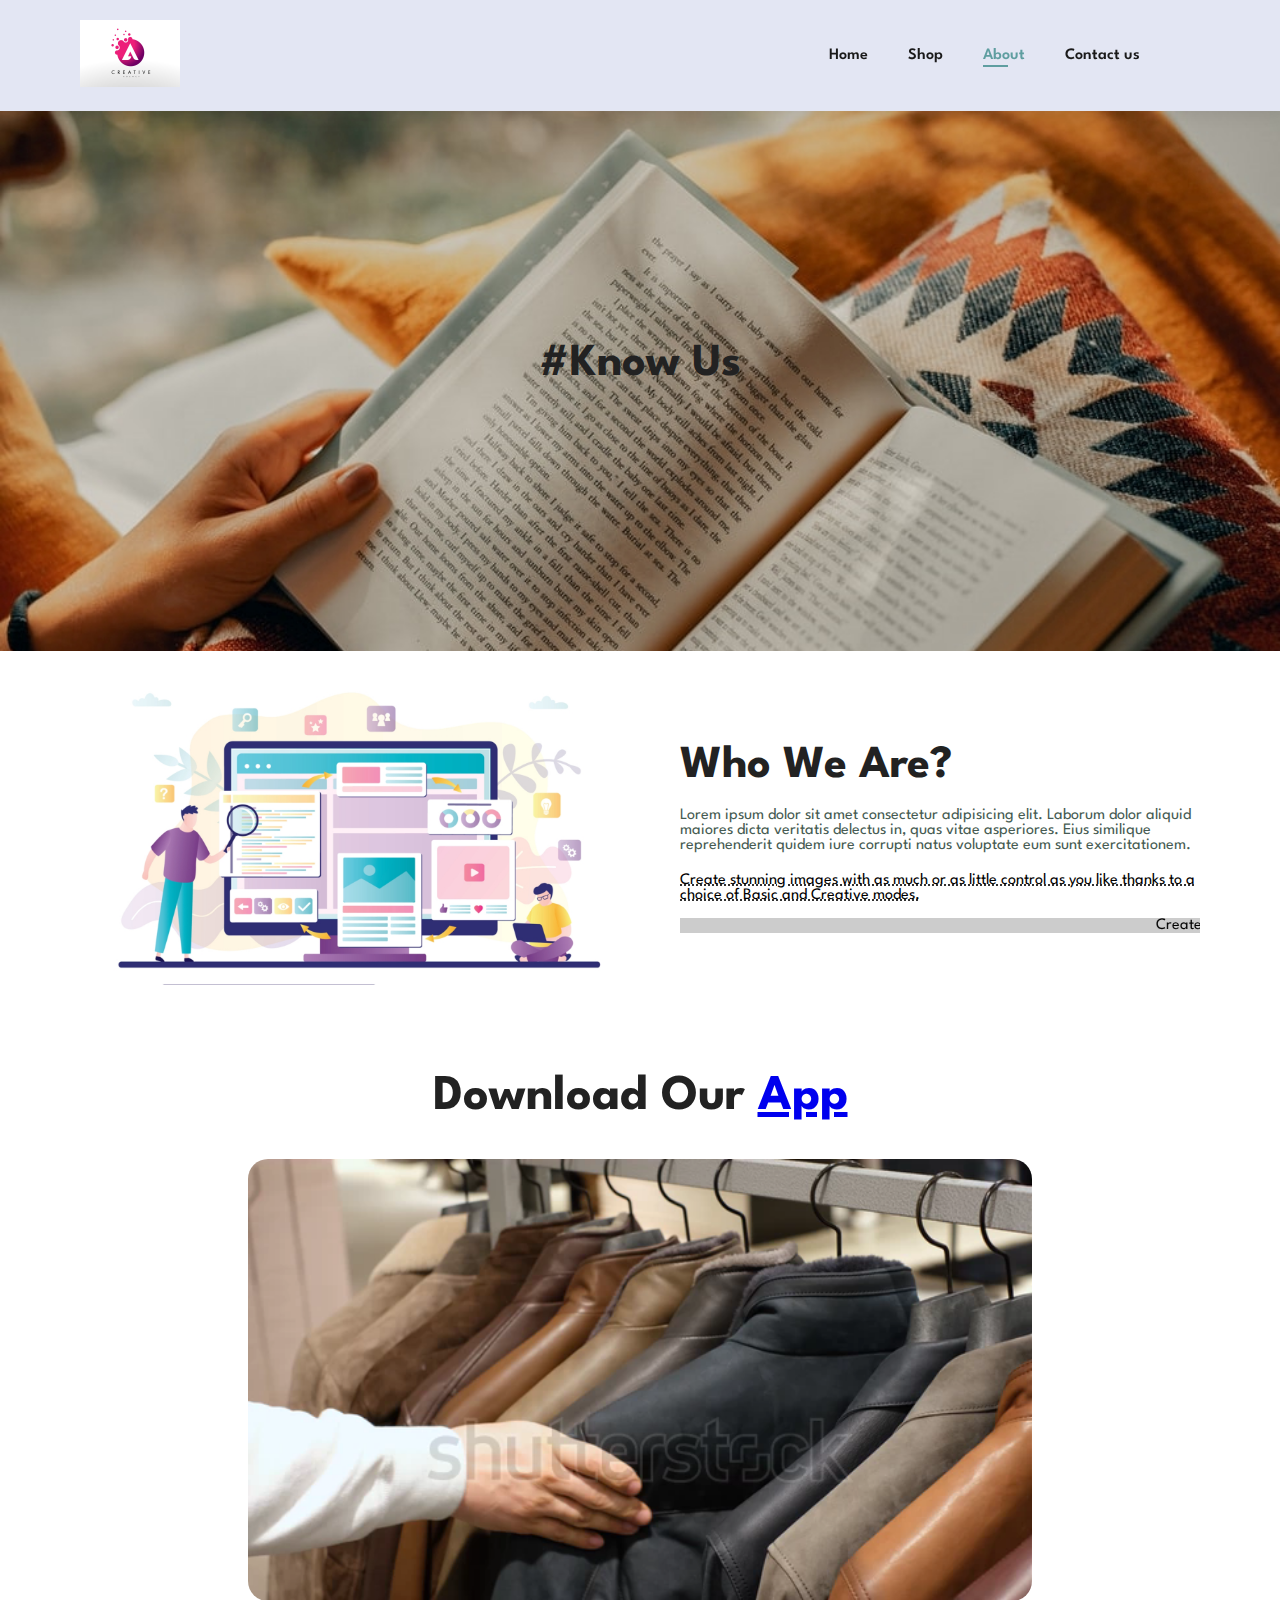
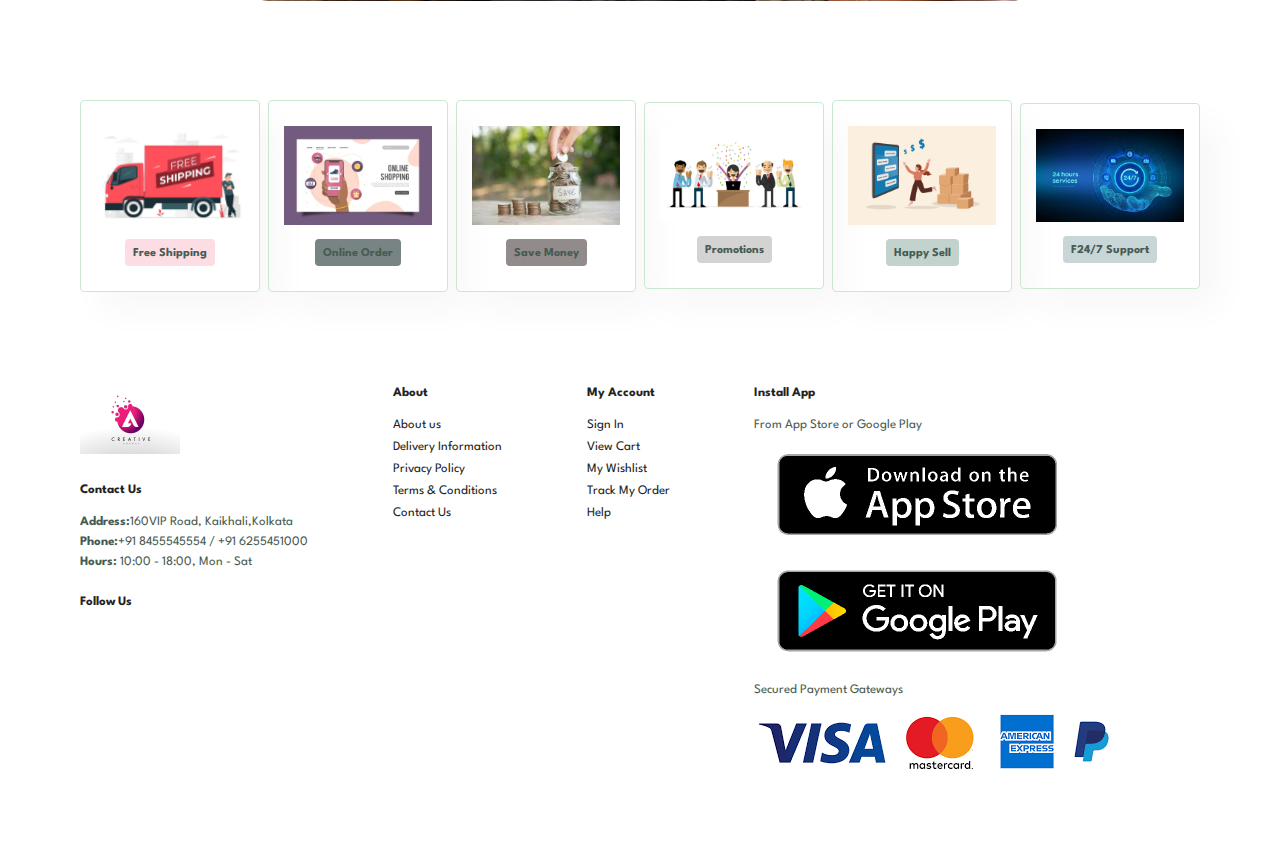
<file: about.html>
<!DOCTYPE html>
<html lang="en">
<head>
    <meta charset="UTF-8">
    <meta name="viewport" content="width=device-width, initial-scale=1.0">
    <title>E-commerce</title>
    <link rel="stylesheet" href="E-commerce.css">
    <link rel="stylesheet" href="https://cdnjs.cloudflare.com/ajax/libs/font-awesome/6.6.0/css/all.min.css" integrity="sha512-Kc323vGBEqzTmouAECnVceyQqyqdsSiqLQISBL29aUW4U/M7pSPA/gEUZQqv1cwx4OnYxTxve5UMg5GT6L4JJg==" crossorigin="anonymous" referrerpolicy="no-referrer" />
</head>
<body>
    <section id="header">
        <a href="#"><img src="e-commerceimg/main logo.png" class="logo"></a>

        <div>
            <ul id="navbar">
                <li ><a href="index.html">Home</a></li>
                <li><a   href="shop.html">Shop</a></li>
                
                <li><a  class="active" href="about.html">About</a></li>
                <li><a href="contact.html">Contact us</a></li>
               <li id="lg-bag"><a href="cart.html"><i class="fa-solid fa-bag-shopping"></i></a></li>
               <a href="#" id="close"><i class="fa-solid fa-circle-xmark"></i></i></a>
            </ul>
        </div>
        <div id="mobile">
        <a href="cart.html"><i class="fa-solid fa-bag-shopping"></i></a>
        <i id="bar" class="fa-solid fa-bars"></i> 
        </div>
    </section>

    <section id="pagepage" class="about-header" > 
        
        <h2>#Know Us</h2>
        
        <p>  </p>
        
    </section>
    <section id="about-head" class="section-p1">
        <img src="e-commerceimg/about1.jpg" alt="">
        <div><h2>Who We Are?</h2>
        <p>Lorem ipsum dolor sit amet consectetur adipisicing elit. Laborum dolor aliquid maiores dicta veritatis delectus in, quas vitae asperiores. Eius similique reprehenderit quidem iure corrupti natus voluptate eum sunt exercitationem.</p>
    <abbr title="">Create stunning images with as much or as little control as you like thanks to a choice of Basic and Creative modes.</abbr>
<br><br>
            <marquee bgcolor = "#ccc" loop ="-1" scrollamount = "5" width = "100%">Create stunning images with as much or as little control as you like thanks to a choice of Basic and Creative modes. </marquee>

</div>
    </section>
    <section id="about-app" class="section-p1">
        <h1>Download Our <a href="#">App</a></h1>
        <div class="video">
            <video autoplay muted loop src="e-commerceimg/aboutvideo.mp4"></video>
        </div>

    </section>
    <section id="feature" class="section-p1"> 
        <div class="fe-box">
            <img src="e-commerceimg/freeshipping.png" alt="">
            <h6>Free Shipping</h6>
        </div>
        <div class="fe-box">
            <img src="e-commerceimg/order.png" alt="">
            <h6>Online Order</h6>
        </div>
        <div class="fe-box">
            <img src="e-commerceimg/savemoney.png" alt="">
            <h6>Save Money</h6>
        </div>
        <div class="fe-box">
            <img src="e-commerceimg/promotions.png" alt="">
            <h6>Promotions</h6>
        </div>
        <div class="fe-box">
            <img src="e-commerceimg/happysell.png" alt="">
            <h6>Happy Sell</h6>
        </div>
        <div class="fe-box">
            <img src="e-commerceimg/support.png" alt="">
            <h6>F24/7 Support</h6>
        </div>
       
    </section>
<footer class="section-p1">
    <div class="col">
        <img class="logo" src="e-commerceimg/main logo.png" alt="">
    <h4>Contact Us</h4>
    <p><strong>Address:</strong>160VIP Road, Kaikhali,Kolkata</p>
    <p><strong>Phone:</strong>+91 8455545554 / +91 6255451000</p>
    <p><strong>Hours:</strong> 10:00 - 18:00, Mon - Sat</p>
    <div class="follow">
        <h4>Follow Us</h4>
        <div class="icon">
            <i class="fa-brands fa-facebook"></i>
            <i class="fa-brands fa-instagram"></i>
            
            <i class="fa-brands fa-x-twitter"></i>
            <i class="fa-brands fa-pinterest"></i>
            <i class="fa-brands fa-youtube"></i>
        </div>
    </div>
</div>
<div class="col">
    <h4>About</h4>
    <a href="#">About us</a>
    <a href="#">Delivery Information</a>
    <a href="#">Privacy Policy</a>
    <a href="#">Terms & Conditions</a>
    <a href="#">Contact Us</a>
</div>
<div class="col">
    <h4>My Account</h4>
    <a href="#">Sign In</a>
    <a href="#">View Cart</a>
    <a href="#">My Wishlist</a>
    <a href="#">Track My Order</a>
    <a href="#">Help</a>
</div>

<div class="col install" >
    <h4>Install App</h4>
    <p>From App Store or Google Play</p>
    <div class="row">
        <img src="e-commerceimg/download.png" alt="">
        
    </div>
    <p>Secured Payment Gateways</p>
    <img src="e-commerceimg/payment.png" alt="">
</div>

<div class="copyright"></div>
</footer>






</body>
<script src="E-commerce.js"></script>
</html>
</file>
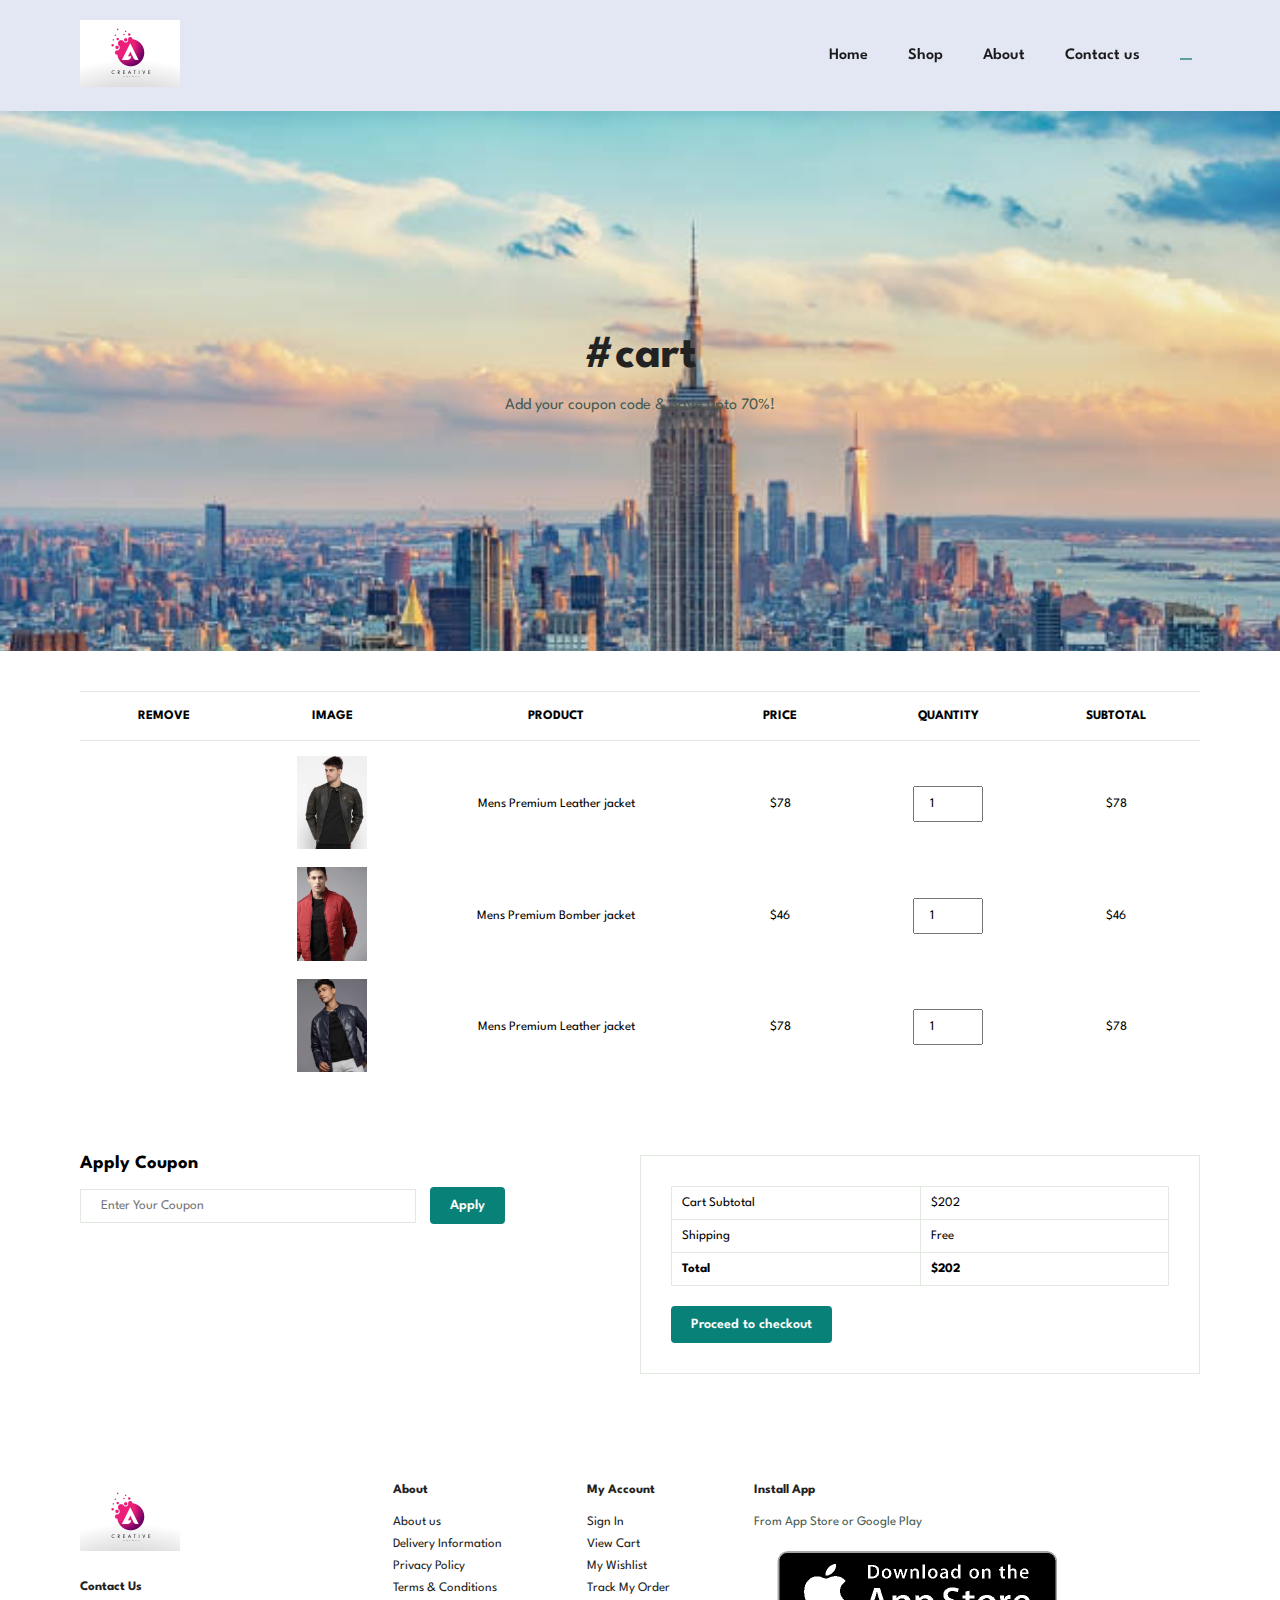
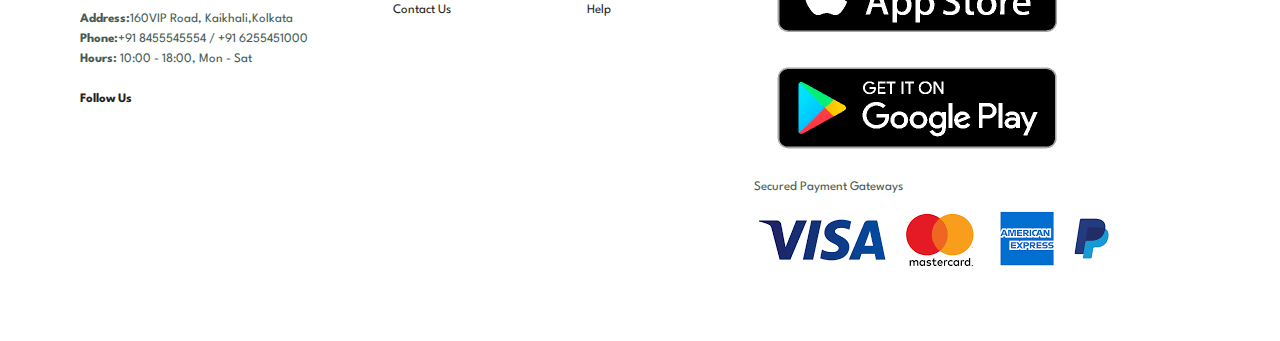
<file: cart.html>
<!DOCTYPE html>
<html lang="en">
<head>
    <meta charset="UTF-8">
    <meta name="viewport" content="width=device-width, initial-scale=1.0">
    <title>E-commerce</title>
    <link rel="stylesheet" href="E-commerce.css">
    <link rel="stylesheet" href="https://cdnjs.cloudflare.com/ajax/libs/font-awesome/6.6.0/css/all.min.css" integrity="sha512-Kc323vGBEqzTmouAECnVceyQqyqdsSiqLQISBL29aUW4U/M7pSPA/gEUZQqv1cwx4OnYxTxve5UMg5GT6L4JJg==" crossorigin="anonymous" referrerpolicy="no-referrer" />
</head>
<body>
    <section id="header">
        <a href="#"><img src="e-commerceimg/main logo.png" class="logo"></a>

        <div>
            <ul id="navbar">
                <li ><a href="index.html">Home</a></li>
                <li><a   href="shop.html">Shop</a></li>
                
                <li><a  href="about.html">About</a></li>
                <li><a   href="contact.html">Contact us</a></li>
               <li id="lg-bag" ><a class="active" href="cart.html"><i class="fa-solid fa-bag-shopping"></i></a></li>
               <a href="#" id="close"><i class="fa-solid fa-circle-xmark"></i></i></a>
            </ul>
        </div>
        <div id="mobile">
        <a href="cart.html"><i class="fa-solid fa-bag-shopping"></i></a>
        <i id="bar" class="fa-solid fa-bars"></i> 
        </div>
    </section>

    <section id="pagecart" class="cart-header" > 
        
        <h2>#cart</h2>
        
        <p> Add your coupon code & Save upto 70%! </p>
        
    </section>
    
   <section id="cart" class="section-p1">
    <table width="100%">
        <thead>
            <tr>
                <td>Remove</td>
                <td>Image</td>
                <td>Product</td>
                <td>Price</td>
                <td>Quantity</td>
                <td>Subtotal</td>
            </tr>
        </thead>
        <tbody>
            <tr>
            <td><a href="#"><i class="fa-solid fa-circle-xmark"></i></a></td>
            <td><img src="e-commerceimg/productimg/product1.png" alt=""></td>
            <td>Mens Premium Leather jacket</td>
            <td>$78</td>
            <td><input type="number" value="1"></td>
            <td>$78</td>
        </tr></tbody>
            <tr>
            <td><a href="#"><i class="fa-solid fa-circle-xmark"></i></a></td>
            <td><img src="e-commerceimg/productimg/product5.jpeg" alt=""></td>
            <td>Mens Premium Bomber jacket</td>
            <td>$46</td>
            <td><input type="number" value="1"></td>
            <td>$46</td>
        </tr></tbody>
            <tr>
            <td><a href="#"><i class="fa-solid fa-circle-xmark"></i></a></td>
            <td><img src="e-commerceimg/productimg/product3.jpg" alt=""></td>
            <td>Mens Premium Leather jacket</td>
            <td>$78</td>
            <td><input type="number" value="1"></td>
            <td>$78</td>
        </tr></tbody>
    </table>
   </section>

<section id="cart-add" class="section-p1">
    <div id="coupon">
        <h3>Apply Coupon</h3>
        <div>
            <input type="text" placeholder="Enter Your Coupon">
            <button class="normal">Apply</button>
        </div>
    </div>
    <div id="subtotal">
     
            <table>
                <tr>
                    <td>
                        Cart Subtotal
                    </td>
                    <td>$202</td>
                </tr>
                <tr>
                    <td>
                        Shipping
                    </td>
                    <td>Free</td>
                </tr>
                <tr>
                    <td>
                        <strong>Total</strong>
                    </td>
                    <td><strong>$202</strong></td>
                </tr>
            </table>
        <button class="normal">Proceed to checkout</button>
    </div>
</section>

<footer class="section-p1">
    <div class="col">
        <img class="logo" src="e-commerceimg/main logo.png" alt="">
    <h4>Contact Us</h4>
    <p><strong>Address:</strong>160VIP Road, Kaikhali,Kolkata</p>
    <p><strong>Phone:</strong>+91 8455545554 / +91 6255451000</p>
    <p><strong>Hours:</strong> 10:00 - 18:00, Mon - Sat</p>
    <div class="follow">
        <h4>Follow Us</h4>
        <div class="icon">
            <i class="fa-brands fa-facebook"></i>
            <i class="fa-brands fa-instagram"></i>
            
            <i class="fa-brands fa-x-twitter"></i>
            <i class="fa-brands fa-pinterest"></i>
            <i class="fa-brands fa-youtube"></i>
        </div>
    </div>
</div>
<div class="col">
    <h4>About</h4>
    <a href="#">About us</a>
    <a href="#">Delivery Information</a>
    <a href="#">Privacy Policy</a>
    <a href="#">Terms & Conditions</a>
    <a href="#">Contact Us</a>
</div>
<div class="col">
    <h4>My Account</h4>
    <a href="#">Sign In</a>
    <a href="#">View Cart</a>
    <a href="#">My Wishlist</a>
    <a href="#">Track My Order</a>
    <a href="#">Help</a>
</div>

<div class="col install" >
    <h4>Install App</h4>
    <p>From App Store or Google Play</p>
    <div class="row">
        <img src="e-commerceimg/download.png" alt="">
        
    </div>
    <p>Secured Payment Gateways</p>
    <img src="e-commerceimg/payment.png" alt="">
</div>

<div class="copyright"></div>
</footer>






</body>
<script src="E-commerce.js"></script>
</html>
</file>
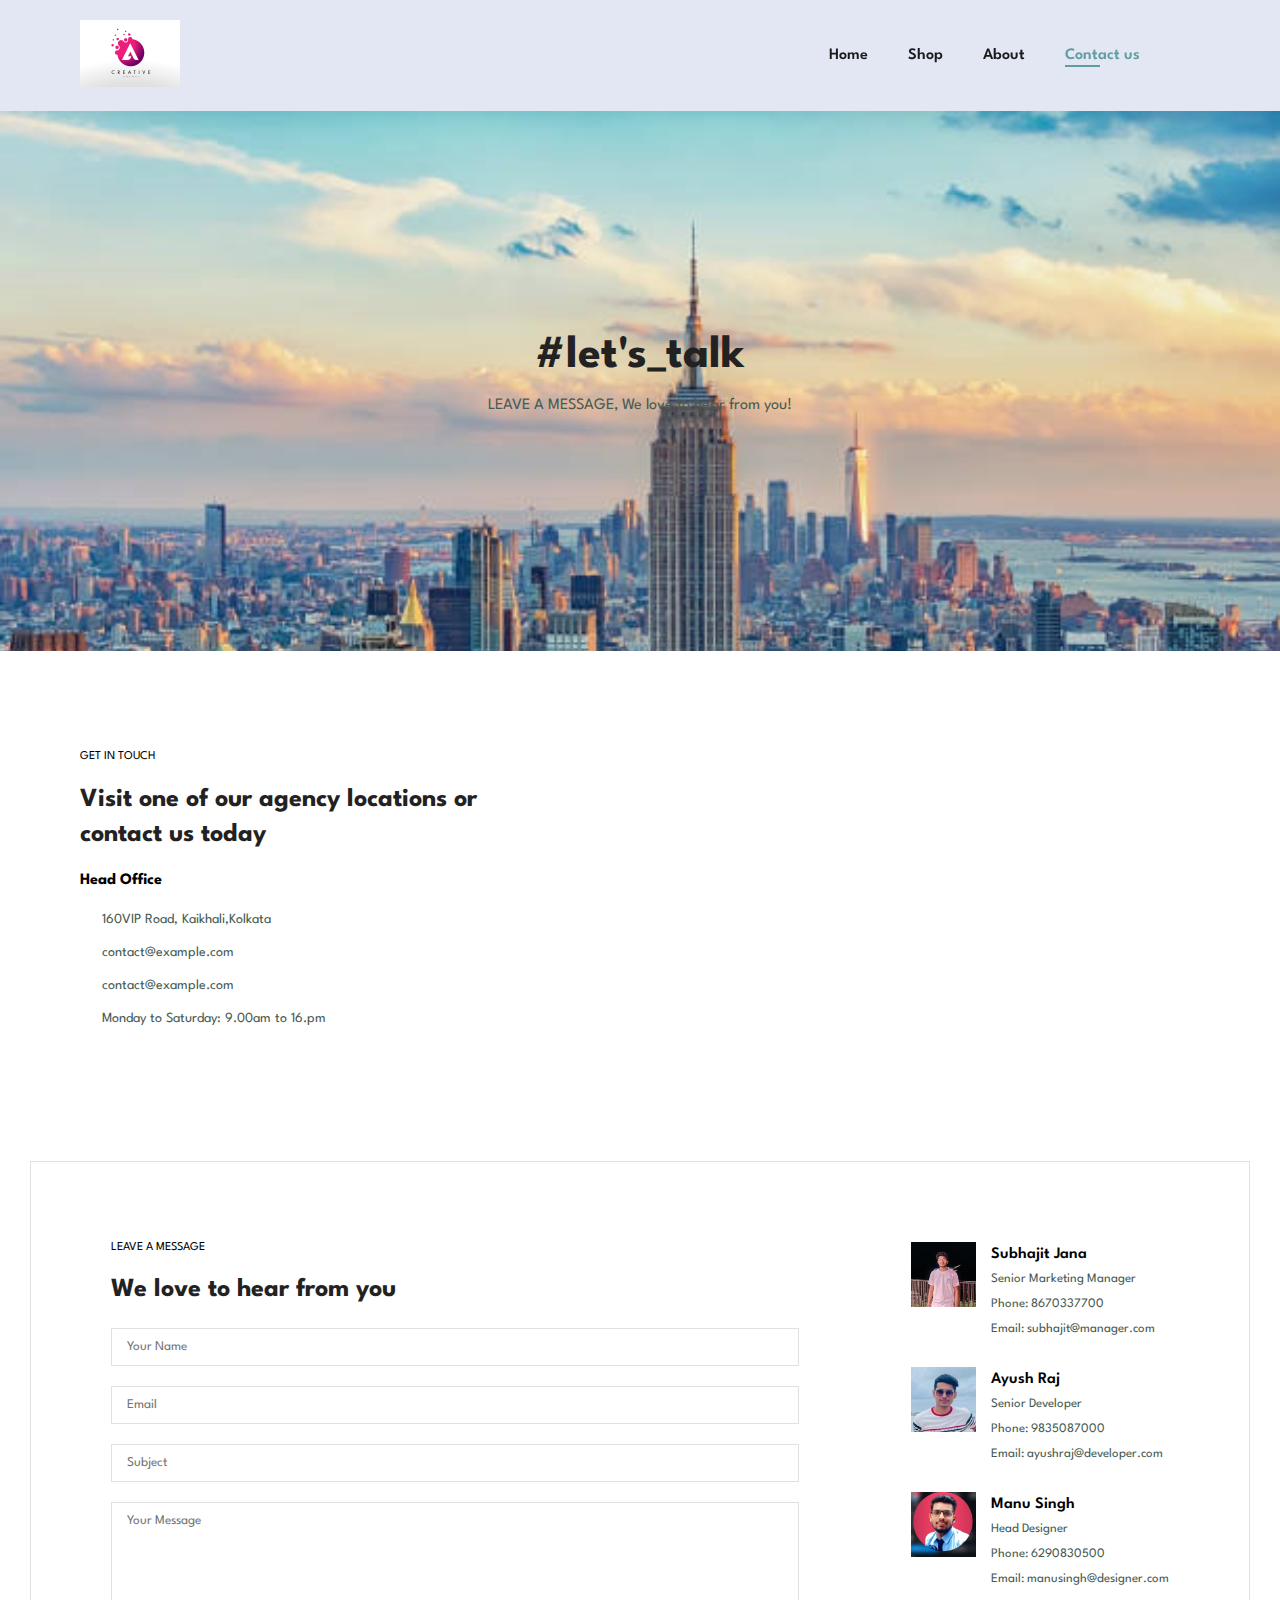
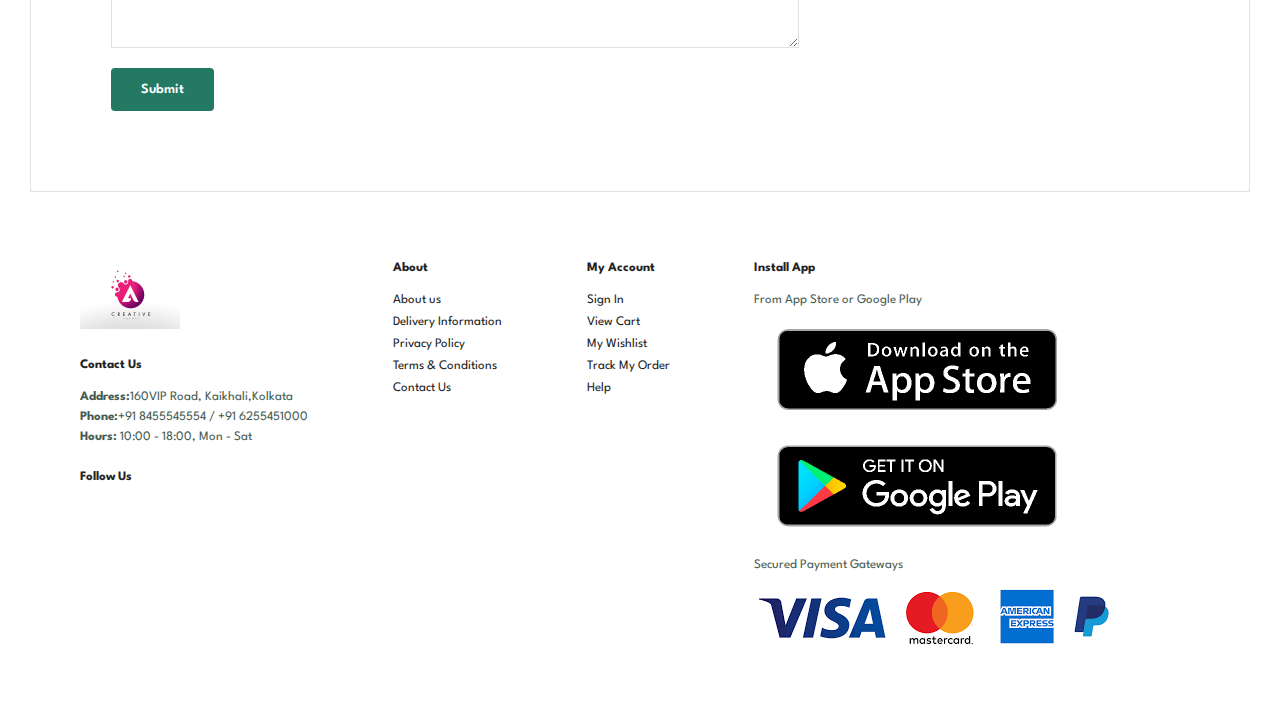
<file: contact.html>
<!DOCTYPE html>
<html lang="en">
<head>
    <meta charset="UTF-8">
    <meta name="viewport" content="width=device-width, initial-scale=1.0">
    <title>E-commerce</title>
    <link rel="stylesheet" href="E-commerce.css">
    <link rel="stylesheet" href="https://cdnjs.cloudflare.com/ajax/libs/font-awesome/6.6.0/css/all.min.css" integrity="sha512-Kc323vGBEqzTmouAECnVceyQqyqdsSiqLQISBL29aUW4U/M7pSPA/gEUZQqv1cwx4OnYxTxve5UMg5GT6L4JJg==" crossorigin="anonymous" referrerpolicy="no-referrer" />
</head>
<body>
    <section id="header">
        <a href="#"><img src="e-commerceimg/main logo.png" class="logo"></a>

        <div>
            <ul id="navbar">
                <li ><a href="index.html">Home</a></li>
                <li><a   href="shop.html">Shop</a></li>
                
                <li><a  href="about.html">About</a></li>
                <li><a  class="active" href="contact.html">Contact us</a></li>
               <li id="lg-bag"><a href="cart.html"><i class="fa-solid fa-bag-shopping"></i></a></li>
               <a href="#" id="close"><i class="fa-solid fa-circle-xmark"></i></i></a>
            </ul>
        </div>
        <div id="mobile">
        <a href="cart.html"><i class="fa-solid fa-bag-shopping"></i></a>
        <i id="bar" class="fa-solid fa-bars"></i> 
        </div>
    </section>

    <section id="pagecontact" class="contact-header" > 
        
        <h2>#let's_talk</h2>
        
        <p> LEAVE A MESSAGE, We love to hear from you! </p>
        
    </section>
    
    <section id="contact-details" class="section-p1"> <div class="details"> <span>GET IN TOUCH</span>
    <h2>Visit one of our agency locations or contact us today</h2>
<h3>Head Office</h3>

<div>
    <li>
        <i class="fa-solid fa-map"></i>
        <p>160VIP Road, Kaikhali,Kolkata</p>
    </li>
    <li>
        <i class="fa-solid fa-envelope"></i>
        <p>contact@example.com</p>
    </li>
    <li>
        <i class="fa-solid fa-phone"></i>
        <p>contact@example.com</p>
    </li>
    <li>
        <i class="fa-solid fa-clock"></i>
        <p>Monday to Saturday: 9.00am to 16.pm</p>
    </li>
</div>

</div>
<div class="map"><iframe src="https://www.google.com/maps/embed?pb=!1m18!1m12!1m3!1d14730.140951775216!2d88.41589208715824!3d22.633824300000004!2m3!1f0!2f0!3f0!3m2!1i1024!2i768!4f13.1!3m3!1m2!1s0x39f89fb8e3348ce5%3A0x8efbc7ac3936850f!2sKaikhali%20Bus%20Stop!5e0!3m2!1sen!2sin!4v1724613641944!5m2!1sen!2sin" width="600" height="450" style="border:0;" allowfullscreen="" loading="lazy" referrerpolicy="no-referrer-when-downgrade"></iframe></div></section>
  
<section id="form-details">
    <form action="">
        <span>LEAVE A MESSAGE</span>
        <h2>We love to hear from you</h2>
        <input type="text" placeholder="Your Name">
        <input type="text" placeholder="Email">
        <input type="text" placeholder="Subject">
        <textarea name="" id="" cols="30" rows="10" placeholder="Your Message"></textarea>
        <button class="normal">Submit</button>
    </form>

    <div class="people">
        <div>
            <img src="e-commerceimg/sr0.jpg" alt="">
            <p><span>Subhajit Jana</span>Senior Marketing Manager <br>Phone: 8670337700<br> Email: subhajit@manager.com
            </p>
    
        </div>
        <div>
            <img src="e-commerceimg/sr.jpg" alt="">
            <p><span>Ayush Raj</span>Senior Developer <br>Phone: 9835087000 <br> Email: ayushraj@developer.com
            </p>

        </div>
        <div>
            <img src="e-commerceimg/sr2.jpg" alt="">
            <p><span>Manu Singh</span>Head Designer <br>Phone: 6290830500 <br> Email: manusingh@designer.com
            </p>

        </div>
    </div>
</section>

<footer class="section-p1">
    <div class="col">
        <img class="logo" src="e-commerceimg/main logo.png" alt="">
    <h4>Contact Us</h4>
    <p><strong>Address:</strong>160VIP Road, Kaikhali,Kolkata</p>
    <p><strong>Phone:</strong>+91 8455545554 / +91 6255451000</p>
    <p><strong>Hours:</strong> 10:00 - 18:00, Mon - Sat</p>
    <div class="follow">
        <h4>Follow Us</h4>
        <div class="icon">
            <i class="fa-brands fa-facebook"></i>
            <i class="fa-brands fa-instagram"></i>
            
            <i class="fa-brands fa-x-twitter"></i>
            <i class="fa-brands fa-pinterest"></i>
            <i class="fa-brands fa-youtube"></i>
        </div>
    </div>
</div>
<div class="col">
    <h4>About</h4>
    <a href="#">About us</a>
    <a href="#">Delivery Information</a>
    <a href="#">Privacy Policy</a>
    <a href="#">Terms & Conditions</a>
    <a href="#">Contact Us</a>
</div>
<div class="col">
    <h4>My Account</h4>
    <a href="#">Sign In</a>
    <a href="#">View Cart</a>
    <a href="#">My Wishlist</a>
    <a href="#">Track My Order</a>
    <a href="#">Help</a>
</div>

<div class="col install" >
    <h4>Install App</h4>
    <p>From App Store or Google Play</p>
    <div class="row">
        <img src="e-commerceimg/download.png" alt="">
        
    </div>
    <p>Secured Payment Gateways</p>
    <img src="e-commerceimg/payment.png" alt="">
</div>

<div class="copyright"></div>
</footer>






</body>
<script src="E-commerce.js"></script>
</html>
</file>
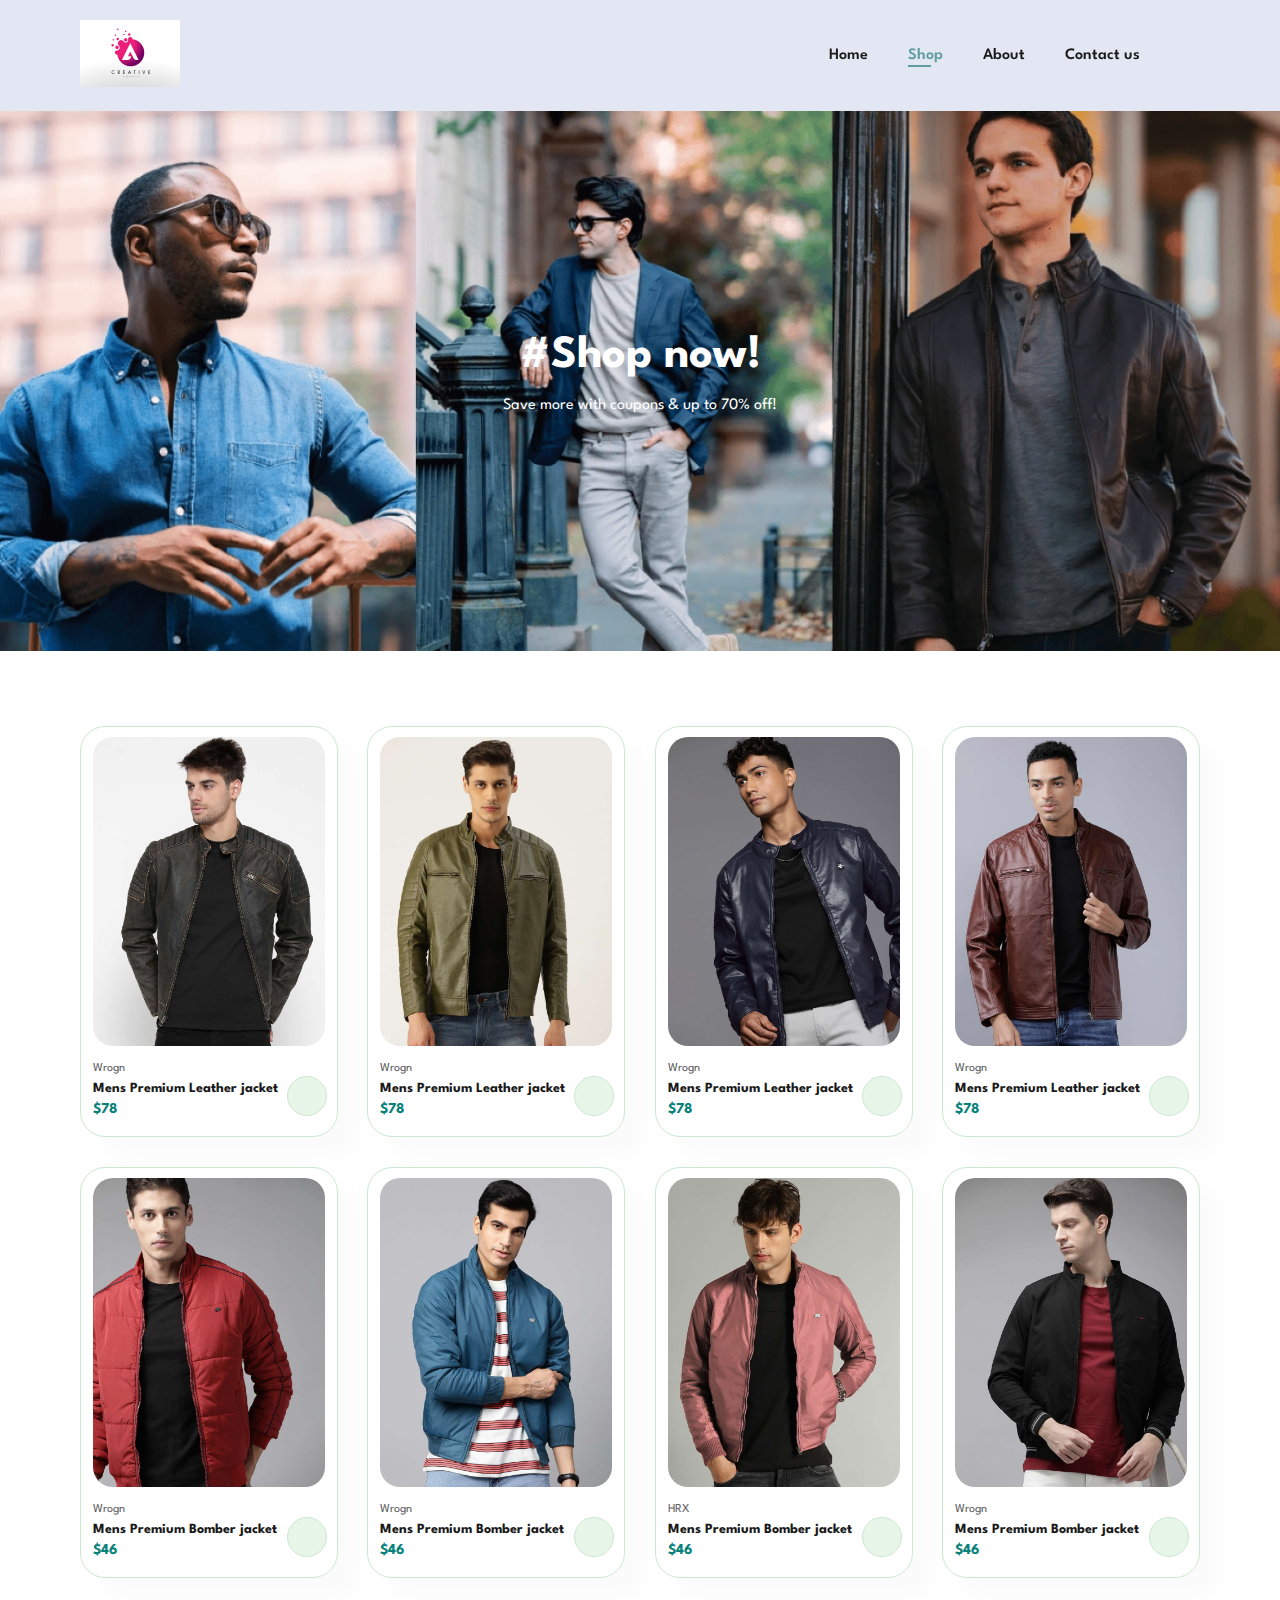
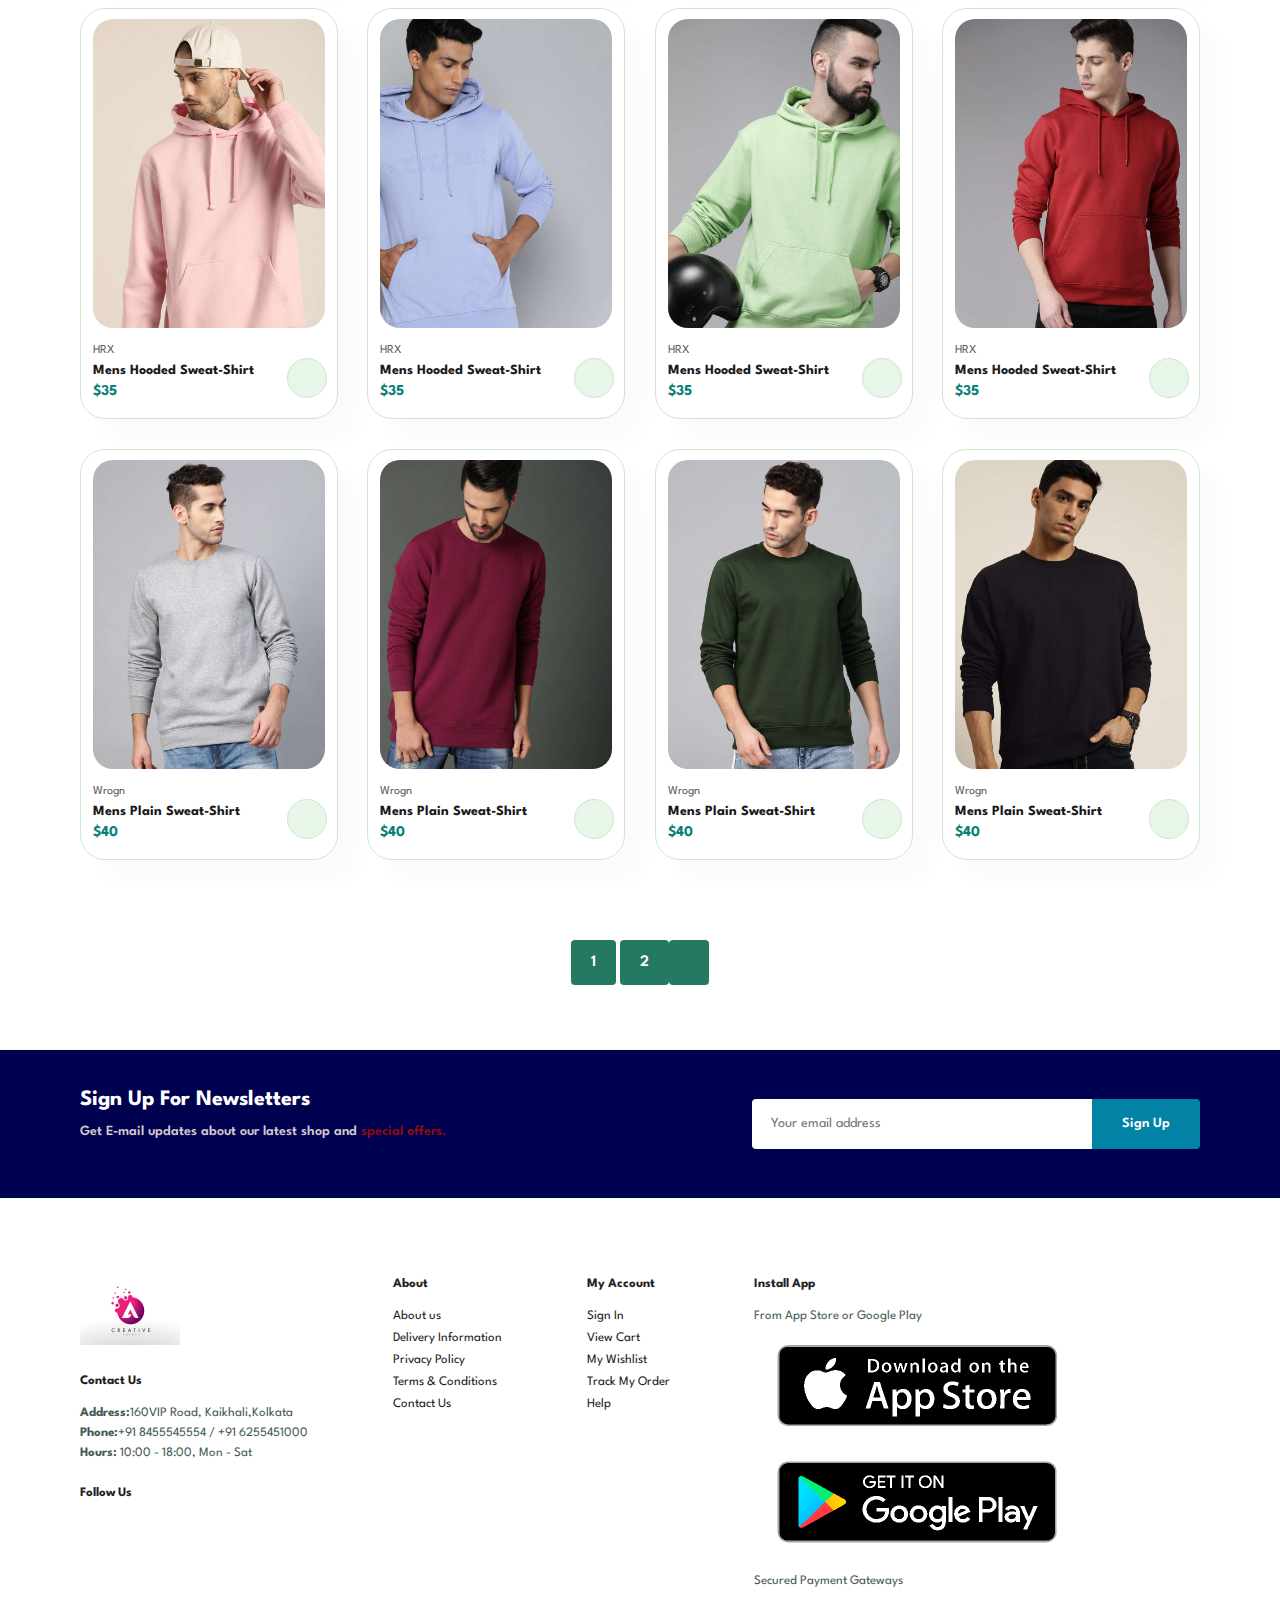
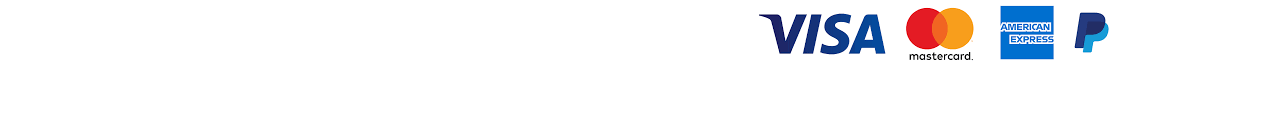
<file: shop.html>
<!DOCTYPE html>
<html lang="en">
<head>
    <meta charset="UTF-8">
    <meta name="viewport" content="width=device-width, initial-scale=1.0">
    <title>E-commerce</title>
    <link rel="stylesheet" href="E-commerce.css">
    <link rel="stylesheet" href="https://cdnjs.cloudflare.com/ajax/libs/font-awesome/6.6.0/css/all.min.css" integrity="sha512-Kc323vGBEqzTmouAECnVceyQqyqdsSiqLQISBL29aUW4U/M7pSPA/gEUZQqv1cwx4OnYxTxve5UMg5GT6L4JJg==" crossorigin="anonymous" referrerpolicy="no-referrer" />
</head>
<body>
    <section id="header">
        <a href="#"><img src="e-commerceimg/main logo.png" class="logo"></a>

        <div>
            <ul id="navbar">
                <li ><a href="index.html">Home</a></li>
                <li><a  class="active"  href="shop.html">Shop</a></li>
                
                <li><a href="about.html">About</a></li>
                <li><a href="contact.html">Contact us</a></li>
               <li id="lg-bag"><a href="cart.html"><i class="fa-solid fa-bag-shopping"></i></a></li>
               <a href="#" id="close"><i class="fa-solid fa-circle-xmark"></i></i></a>
            </ul>
        </div>
        <div id="mobile">
        <a href="cart.html"><i class="fa-solid fa-bag-shopping"></i></a>
        <i id="bar" class="fa-solid fa-bars"></i> 
        </div>
    </section>

    <section id="page-header" > 
        
        <h2>#Shop now!</h2>
        
        <p>Save more with coupons & up to 70% off! </p>
        
    </section>

 
    <section id="product1" class="section-p1">
       
        <div class=" pro-container">
            <div class="pro" onclick="window.location.href='sproduct.html'">
                <img src="e-commerceimg/productimg/product1.png" alt="">
                <div class="des">
                    <span>Wrogn</span>
                    <h5>Mens Premium Leather jacket</h5>
                    <div class="star">
                        <i class="fas fa-star"></i>
                        <i class="fas fa-star"></i>
                        <i class="fas fa-star"></i>
                        <i class="fas fa-star"></i>
                        <i class="fas fa-star"></i>
                    </div>
                    <h4>$78</h4>
                </div>
                <a href="#"><i class="fa-solid fa-bag-shopping " id="shopping"></i></a>
            </div>
            <div class="pro">
                <img src="e-commerceimg/productimg/product2.png" alt="">
                <div class="des">
                    <span>Wrogn</span>
                    <h5>Mens Premium Leather jacket</h5>
                    <div class="star">
                        <i class="fas fa-star"></i>
                        <i class="fas fa-star"></i>
                        <i class="fas fa-star"></i>
                        <i class="fas fa-star"></i>
                        <i class="fas fa-star"></i>
                    </div>
                    <h4>$78</h4>
                </div>
                <a href="#"><i class="fa-solid fa-bag-shopping " id="shopping"></i></a>
            </div>
            <div class="pro">
                <img src="e-commerceimg/productimg/product3.jpg" alt="">
                <div class="des">
                    <span>Wrogn</span>
                    <h5>Mens Premium Leather jacket</h5>
                    <div class="star">
                        <i class="fas fa-star"></i>
                        <i class="fas fa-star"></i>
                        <i class="fas fa-star"></i>
                        <i class="fas fa-star"></i>
                        <i class="fas fa-star"></i>
                    </div>
                    <h4>$78</h4>
                </div>
                <a href="#"><i class="fa-solid fa-bag-shopping " id="shopping"></i></a>
            </div>
            <div class="pro">
                <img src="e-commerceimg/productimg/product4.jpg" alt="">
                <div class="des">
                    <span>Wrogn</span>
                    <h5>Mens Premium Leather jacket</h5>
                    <div class="star">
                        <i class="fas fa-star"></i>
                        <i class="fas fa-star"></i>
                        <i class="fas fa-star"></i>
                        <i class="fas fa-star"></i>
                        <i class="fas fa-star"></i>
                    </div>
                    <h4>$78</h4>
                </div>
                <a href="#"><i class="fa-solid fa-bag-shopping " id="shopping"></i></a>
            </div>
            <div class="pro">
                <img src="e-commerceimg/productimg/product5.jpeg" alt="">
                <div class="des">
                    <span>Wrogn</span>
                    <h5>Mens Premium Bomber jacket</h5>
                    <div class="star">
                        <i class="fas fa-star"></i>
                        <i class="fas fa-star"></i>
                        <i class="fas fa-star"></i>
                        <i class="fas fa-star"></i>
                        <i class="fas fa-star"></i>
                    </div>
                    <h4>$46</h4>
                </div>
                <a href="#"><i class="fa-solid fa-bag-shopping " id="shopping"></i></a>
            </div>
            <div class="pro">
                <img src="e-commerceimg/productimg/product6.jpg" alt="">
                <div class="des">
                    <span>Wrogn</span>
                    <h5>Mens Premium Bomber jacket</h5>
                    <div class="star">
                        <i class="fas fa-star"></i>
                        <i class="fas fa-star"></i>
                        <i class="fas fa-star"></i>
                        <i class="fas fa-star"></i>
                        <i class="fas fa-star"></i>
                    </div>
                    <h4>$46</h4>
                </div>
                <a href="#"><i class="fa-solid fa-bag-shopping " id="shopping"></i></a>
            </div>
            <div class="pro">
                <img src="e-commerceimg/productimg/product7.jpeg" alt="">
                <div class="des">
                    <span>HRX</span>
                    <h5>Mens Premium Bomber jacket</h5>
                    <div class="star">
                        <i class="fas fa-star"></i>
                        <i class="fas fa-star"></i>
                        <i class="fas fa-star"></i>
                        <i class="fas fa-star"></i>
                        <i class="fas fa-star"></i>
                    </div>
                    <h4>$46</h4>
                </div>
                <a href="#"><i class="fa-solid fa-bag-shopping " id="shopping"></i></a>
            </div>
            <div class="pro">
                <img src="e-commerceimg/productimg/product8.jpeg" alt="">
                <div class="des">
                    <span>Wrogn</span>
                    <h5>Mens Premium Bomber jacket</h5>
                    <div class="star">
                        <i class="fas fa-star"></i>
                        <i class="fas fa-star"></i>
                        <i class="fas fa-star"></i>
                        <i class="fas fa-star"></i>
                        <i class="fas fa-star"></i>
                    </div>
                    <h4>$46</h4>
                </div>
                <a href="#"><i class="fa-solid fa-bag-shopping " id="shopping"></i></a>
            </div>
        
   
        <div class="pro">
            <img src="e-commerceimg/newArrivals/Sweatshirt1.jpg" alt="">
            <div class="des">
                <span>HRX</span>
                <h5>Mens Hooded Sweat-Shirt </h5>
                <div class="star">
                    <i class="fas fa-star"></i>
                    <i class="fas fa-star"></i>
                    <i class="fas fa-star"></i>
                    <i class="fas fa-star"></i>
                    <i class="fas fa-star"></i>
                </div>
                <h4>$35</h4>
            </div>
            <a href="#"><i class="fa-solid fa-bag-shopping " id="shopping"></i></a>
        </div>
        <div class="pro">
            <img src="e-commerceimg/newArrivals/Sweatshirt2.jpg" alt="">
            <div class="des">
                <span>HRX</span>
                <h5>Mens Hooded Sweat-Shirt</h5>
                <div class="star">
                    <i class="fas fa-star"></i>
                    <i class="fas fa-star"></i>
                    <i class="fas fa-star"></i>
                    <i class="fas fa-star"></i>
                    <i class="fas fa-star"></i>
                </div>
                <h4>$35</h4>
            </div>
            <a href="#"><i class="fa-solid fa-bag-shopping " id="shopping"></i></a>
        </div>
        <div class="pro">
            <img src="e-commerceimg/newArrivals/Sweatshirt3.jpg" alt="">
            <div class="des">
                <span>HRX</span>
                <h5>Mens Hooded Sweat-Shirt</h5>
                <div class="star">
                    <i class="fas fa-star"></i>
                    <i class="fas fa-star"></i>
                    <i class="fas fa-star"></i>
                    <i class="fas fa-star"></i>
                    <i class="fas fa-star"></i>
                </div>
                <h4>$35</h4>
            </div>
            <a href="#"><i class="fa-solid fa-bag-shopping " id="shopping"></i></a>
        </div>
        <div class="pro">
            <img src="e-commerceimg/newArrivals/Sweatshirt4.jpg" alt="">
            <div class="des">
                <span>HRX</span>
                <h5>Mens Hooded Sweat-Shirt</h5>
                <div class="star">
                    <i class="fas fa-star"></i>
                    <i class="fas fa-star"></i>
                    <i class="fas fa-star"></i>
                    <i class="fas fa-star"></i>
                    <i class="fas fa-star"></i>
                </div>
                <h4>$35</h4>
            </div>
            <a href="#"><i class="fa-solid fa-bag-shopping " id="shopping"></i></a>
        </div>
        <div class="pro">
            <img src="e-commerceimg/newArrivals/Sweatshirt5.jpg" alt="">
            <div class="des">
                <span>Wrogn</span>
                <h5>Mens Plain Sweat-Shirt</h5>
                <div class="star">
                    <i class="fas fa-star"></i>
                    <i class="fas fa-star"></i>
                    <i class="fas fa-star"></i>
                    <i class="fas fa-star"></i>
                    <i class="fas fa-star"></i>
                </div>
                <h4>$40</h4>
            </div>
            <a href="#"><i class="fa-solid fa-bag-shopping " id="shopping"></i></a>
        </div>
        <div class="pro">
            <img src="e-commerceimg/newArrivals/Sweatshirt6.jpg" alt="">
            <div class="des">
                <span>Wrogn</span>
                <h5>Mens Plain Sweat-Shirt </h5>
                <div class="star">
                    <i class="fas fa-star"></i>
                    <i class="fas fa-star"></i>
                    <i class="fas fa-star"></i>
                    <i class="fas fa-star"></i>
                    <i class="fas fa-star"></i>
                </div>
                <h4>$40</h4>
            </div>
            <a href="#"><i class="fa-solid fa-bag-shopping " id="shopping"></i></a>
        </div>
        <div class="pro">
            <img src="e-commerceimg/newArrivals/Sweatshirt7.jpg" alt="">
            <div class="des">
                <span>Wrogn</span>
                <h5>Mens Plain Sweat-Shirt</h5>
                <div class="star">
                    <i class="fas fa-star"></i>
                    <i class="fas fa-star"></i>
                    <i class="fas fa-star"></i>
                    <i class="fas fa-star"></i>
                    <i class="fas fa-star"></i>
                </div>
                <h4>$40</h4>
            </div>
            <a href="#"><i class="fa-solid fa-bag-shopping " id="shopping"></i></a>
        </div>
        <div class="pro">
            <img src="e-commerceimg/newArrivals/Sweatshirt8.jpg" alt="">
            <div class="des">
                <span>Wrogn</span>
                <h5>Mens Plain Sweat-Shirt</h5>
                <div class="star">
                    <i class="fas fa-star"></i>
                    <i class="fas fa-star"></i>
                    <i class="fas fa-star"></i>
                    <i class="fas fa-star"></i>
                    <i class="fas fa-star"></i>
                </div>
                <h4>$40</h4>
            </div>
            <a href="#"><i class="fa-solid fa-bag-shopping " id="shopping"></i></a>
        </div>
</div>
</section>

<section id="pagination" class="section-p1"> 
    <a href="#">1</a>
    <a href="#">2</a>
    <a href="#" ><i class="fa-solid fa-arrow-right"></i></a>
</section>

<section id="newsletter" class="section-p1 section-m1">
    <div>

        <h4>Sign Up For Newsletters</h2>
          <p>Get E-mail updates about our latest shop and <span>special offers.</span></p>  
    </div>
    <div class="form"> 
        <input type="text" placeholder="Your email address">
        <button class="normal">Sign Up</button>
    </div>
</section>
<footer class="section-p1">
    <div class="col">
        <img class="logo" src="e-commerceimg/main logo.png" alt="">
    <h4>Contact Us</h4>
    <p><strong>Address:</strong>160VIP Road, Kaikhali,Kolkata</p>
    <p><strong>Phone:</strong>+91 8455545554 / +91 6255451000</p>
    <p><strong>Hours:</strong> 10:00 - 18:00, Mon - Sat</p>
    <div class="follow">
        <h4>Follow Us</h4>
        <div class="icon">
            <i class="fa-brands fa-facebook"></i>
            <i class="fa-brands fa-instagram"></i>
            
            <i class="fa-brands fa-x-twitter"></i>
            <i class="fa-brands fa-pinterest"></i>
            <i class="fa-brands fa-youtube"></i>
        </div>
    </div>
</div>
<div class="col">
    <h4>About</h4>
    <a href="#">About us</a>
    <a href="#">Delivery Information</a>
    <a href="#">Privacy Policy</a>
    <a href="#">Terms & Conditions</a>
    <a href="#">Contact Us</a>
</div>
<div class="col">
    <h4>My Account</h4>
    <a href="#">Sign In</a>
    <a href="#">View Cart</a>
    <a href="#">My Wishlist</a>
    <a href="#">Track My Order</a>
    <a href="#">Help</a>
</div>

<div class="col install" >
    <h4>Install App</h4>
    <p>From App Store or Google Play</p>
    <div class="row">
        <img src="e-commerceimg/download.png" alt="">
        
    </div>
    <p>Secured Payment Gateways</p>
    <img src="e-commerceimg/payment.png" alt="">
</div>

<div class="copyright"></div>
</footer>






</body>
<script src="E-commerce.js"></script>
</html>
</file>
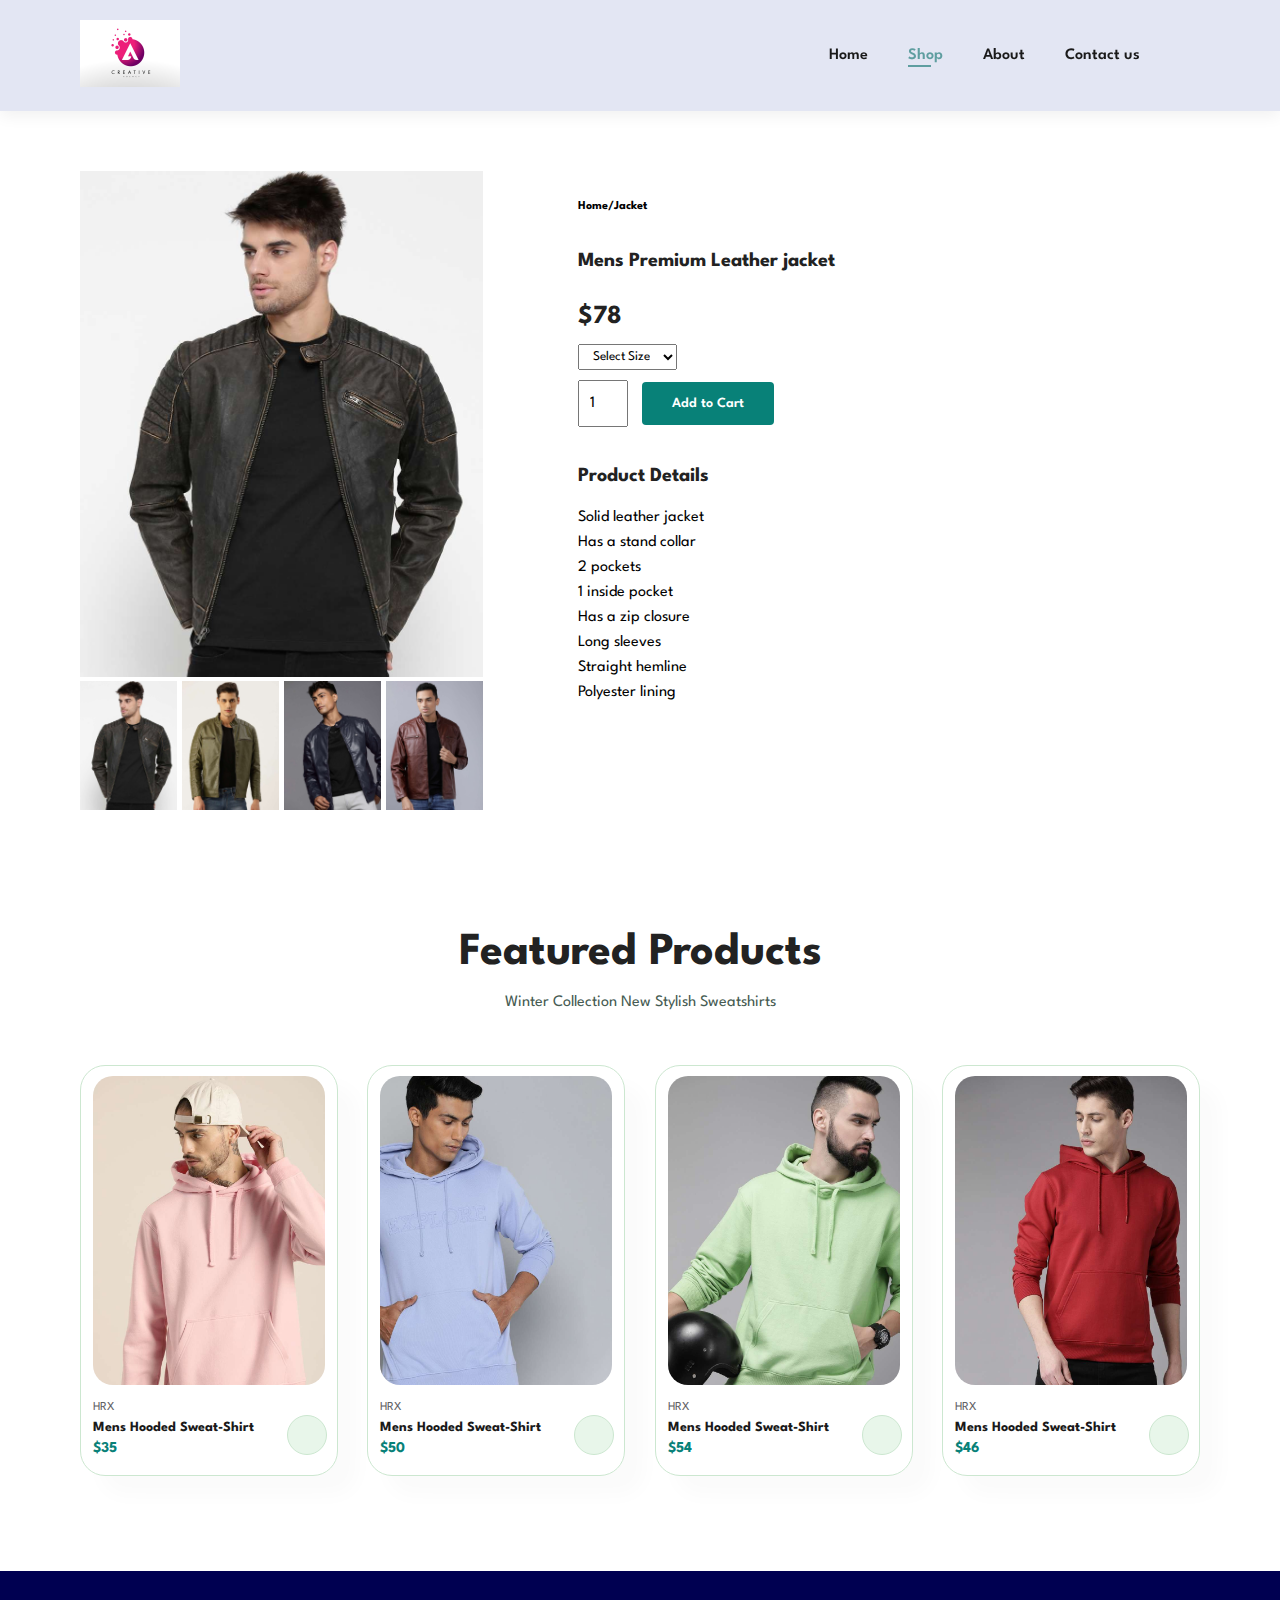
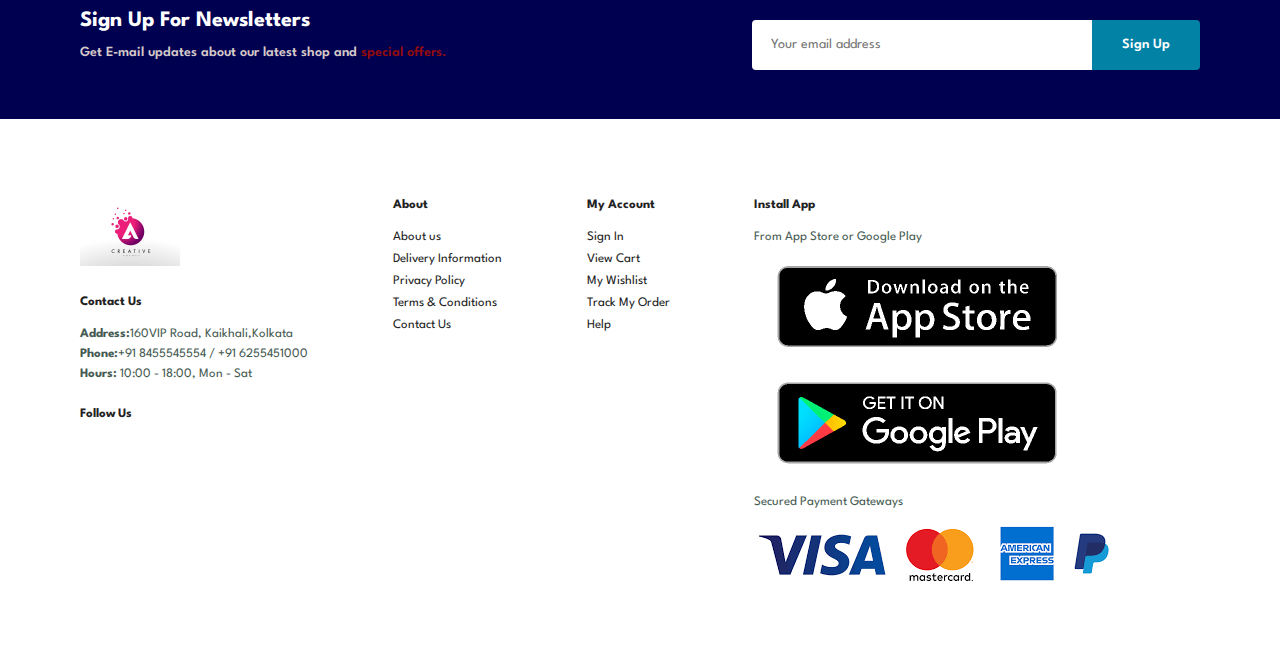
<file: sproduct.html>
<!DOCTYPE html>
<html lang="en">
<head>
    <meta charset="UTF-8">
    <meta name="viewport" content="width=device-width, initial-scale=1.0">
    <title>E-commerce</title>
    <link rel="stylesheet" href="E-commerce.css">
    <link rel="stylesheet" href="https://cdnjs.cloudflare.com/ajax/libs/font-awesome/6.6.0/css/all.min.css" integrity="sha512-Kc323vGBEqzTmouAECnVceyQqyqdsSiqLQISBL29aUW4U/M7pSPA/gEUZQqv1cwx4OnYxTxve5UMg5GT6L4JJg==" crossorigin="anonymous" referrerpolicy="no-referrer" />
</head>
<body>
    <section id="header">
        <a href="#"><img src="e-commerceimg/main logo.png" class="logo"></a>

        <div>
            <ul id="navbar">
                <li ><a href="index.html">Home</a></li>
                <li><a  class="active"  href="shop.html">Shop</a></li>
                
                <li><a href="about.html">About</a></li>
                <li><a href="contact.html">Contact us</a></li>
               <li id="lg-bag"><a href="cart.html"><i class="fa-solid fa-bag-shopping"></i></a></li>
               <a href="#" id="close"><i class="fa-solid fa-circle-xmark"></i></i></a>
            </ul>
        </div>
        <div id="mobile">
        <a href="cart.html"><i class="fa-solid fa-bag-shopping"></i></a>
        <i id="bar" class="fa-solid fa-bars"></i> 
        </div>
    </section>
 <Section id="prodetails" class="section-p1">
    <div class="single-pro-image">
        <img src="e-commerceimg/productimg/product1.png" width="100%" id="MainImg"  alt="">
    <div class="small-img-group">
    <div class="small-img-col">
        <img src="e-commerceimg/productimg/product1.png" width="100%" class="small-img" alt="">
    </div>
    <div class="small-img-col">
        <img src="e-commerceimg/productimg/product2.png" width="100%" class="small-img" alt="">
    </div>
    <div class="small-img-col">
        <img src="e-commerceimg/productimg/product3.jpg" width="100%" class="small-img" alt="">
    </div>
    <div class="small-img-col">
        <img src="e-commerceimg/productimg/product4.jpg" width="100%" class="small-img" alt="">
    </div>
</div>
</div>
<div class="single-pro-details">
    <h6>Home/Jacket</h6>
    <h4>Mens Premium Leather jacket</h4>
    <h2>$78</h2>
    <select>
        <option >Select Size</option>
        <option >XL</option>
        <option >XXL</option>
        <option >Small</option>
        <option >Large</option>
        <option >Medium</option>
    </select>
    <input type="number" value="1">
    <button class="normal">Add to Cart</button>
    <h4>Product Details</h4>
    <span>Solid leather jacket <br>
        Has a stand collar  <br>
        2 pockets  <br>
        1 inside pocket <br>
        Has a zip closure <br>
        Long sleeves <br>
        Straight hemline <br>
        Polyester lining</span>


</div>
</section>


<section id="product1" class="section-p1">
    <h2>Featured Products</h2>
    <p>Winter Collection New Stylish Sweatshirts</p>
    <div class=" pro-container">
        <div class="pro">
            <img src="e-commerceimg/newArrivals/Sweatshirt1.jpg" alt="">
            <div class="des">
                <span>HRX</span>
                <h5>Mens Hooded Sweat-Shirt </h5>
                <div class="star">
                    <i class="fas fa-star"></i>
                    <i class="fas fa-star"></i>
                    <i class="fas fa-star"></i>
                    <i class="fas fa-star"></i>
                    <i class="fas fa-star"></i>
                </div>
                <h4>$35</h4>
            </div>
            <a href="#"><i class="fa-solid fa-bag-shopping " id="shopping"></i></a>
        </div>
        <div class="pro">
            <img src="e-commerceimg/newArrivals/Sweatshirt2.jpg" alt="">
            <div class="des">
                <span>HRX</span>
                <h5>Mens Hooded Sweat-Shirt</h5>
                <div class="star">
                    <i class="fas fa-star"></i>
                    <i class="fas fa-star"></i>
                    <i class="fas fa-star"></i>
                    <i class="fas fa-star"></i>
                    <i class="fas fa-star"></i>
                </div>
                <h4>$50</h4>
            </div>
            <a href="#"><i class="fa-solid fa-bag-shopping " id="shopping"></i></a>
        </div>
        <div class="pro">
            <img src="e-commerceimg/newArrivals/Sweatshirt3.jpg" alt="">
            <div class="des">
                <span>HRX</span>
                <h5>Mens Hooded Sweat-Shirt</h5>
                <div class="star">
                    <i class="fas fa-star"></i>
                    <i class="fas fa-star"></i>
                    <i class="fas fa-star"></i>
                    <i class="fas fa-star"></i>
                    <i class="fas fa-star"></i>
                </div>
                <h4>$54</h4>
            </div>
            <a href="#"><i class="fa-solid fa-bag-shopping " id="shopping"></i></a>
        </div>
        <div class="pro">
            <img src="e-commerceimg/newArrivals/Sweatshirt4.jpg" alt="">
            <div class="des">
                <span>HRX</span>
                <h5>Mens Hooded Sweat-Shirt</h5>
                <div class="star">
                    <i class="fas fa-star"></i>
                    <i class="fas fa-star"></i>
                    <i class="fas fa-star"></i>
                    <i class="fas fa-star"></i>
                    <i class="fas fa-star"></i>
                </div>
                <h4>$46</h4>
            </div>
            <a href="#"><i class="fa-solid fa-bag-shopping " id="shopping"></i></a>
        </div>
       
</div>
</section>
<section id="newsletter" class="section-p1 section-m1">
    <div>

        <h4>Sign Up For Newsletters</h2>
          <p>Get E-mail updates about our latest shop and <span>special offers.</span></p>  
    </div>
    <div class="form"> 
        <input type="text" placeholder="Your email address">
        <button class="normal">Sign Up</button>
    </div>
</section>
<footer class="section-p1">
    <div class="col">
        <img class="logo" src="e-commerceimg/main logo.png" alt="">
    <h4>Contact Us</h4>
    <p><strong>Address:</strong>160VIP Road, Kaikhali,Kolkata</p>
    <p><strong>Phone:</strong>+91 8455545554 / +91 6255451000</p>
    <p><strong>Hours:</strong> 10:00 - 18:00, Mon - Sat</p>
    <div class="follow">
        <h4>Follow Us</h4>
        <div class="icon">
            <i class="fa-brands fa-facebook"></i>
            <i class="fa-brands fa-instagram"></i>
            
            <i class="fa-brands fa-x-twitter"></i>
            <i class="fa-brands fa-pinterest"></i>
            <i class="fa-brands fa-youtube"></i>
        </div>
    </div>
</div>
<div class="col">
    <h4>About</h4>
    <a href="#">About us</a>
    <a href="#">Delivery Information</a>
    <a href="#">Privacy Policy</a>
    <a href="#">Terms & Conditions</a>
    <a href="#">Contact Us</a>
</div>
<div class="col">
    <h4>My Account</h4>
    <a href="#">Sign In</a>
    <a href="#">View Cart</a>
    <a href="#">My Wishlist</a>
    <a href="#">Track My Order</a>
    <a href="#">Help</a>
</div>

<div class="col install" >
    <h4>Install App</h4>
    <p>From App Store or Google Play</p>
    <div class="row">
        <img src="e-commerceimg/download.png" alt="">
        
    </div>
    <p>Secured Payment Gateways</p>
    <img src="e-commerceimg/payment.png" alt="">
</div>

<div class="copyright"></div>
</footer>




<script>
 var MainImg = document.getElementById("MainImg")
var smallimg = document.getElementsByClassName("small-img")
smallimg[0].onclick = function(){
    MainImg.src = smallimg[0].src;
}
smallimg[1].onclick = function(){
    MainImg.src = smallimg[1].src;
}
smallimg[2].onclick = function(){
    MainImg.src = smallimg[2].src;
}
smallimg[3].onclick = function(){
    MainImg.src = smallimg[3].src;
}
</script>
</body>
<script src="E-commerce.js"></script>
</html>
</file>
<file: E-commerce.css>
@import url('https://fonts.googleapis.com/css2?family=Spartan:wght@100;200;300;400;500;600;700;800;900&display=swap');
* {
    margin: 0;
    padding: 0;
    box-sizing: border-box;
    font-family: 'Spartan', sans-serif;
}

h1{
    font-size: 50px;
    line-height: 64px;
    color: #222;
}
h2{
    font-size: 46px;
    line-height: 54px;
    color: #222;
}
h4{
    font-size: 20px;
    
    color: #222;
}
h6{
    font-weight: 700;
    font-size: 12px;
}
p{
    font-size: 16px;
    color: #465b52;
    margin: 15px 0 20px 0;
}
.section-p1 {
    padding: 40px 80px;
}
.section-m1 {
    margin: 40px 0;
}
button.normal{
font-size: 14px;
font-weight: 600;
padding: 15px 30px;
color: #000;
background-color: #fff;
border-radius: 4px;
cursor: pointer;
border: none;
outline: none;
transition: 0.2s ;
}
button.white{
font-size: 13px;
font-weight: 600;
padding: 11px 18px;
color: #000;
background-color: #fff;

cursor: pointer;
border: 1px solid white;
outline: none;
transition: 0.2s ;
}
body{
    width: 100%;
}

/* header */
#header{
    display: flex;
    align-items: center;
    justify-content: space-between;
    padding: 20px 80px;
    background-color: #E3E6F3;
    box-shadow: 0 5px 15px rgba(0,0,0,0.06);
    z-index:999;
    position: sticky;
    top: 0;
    left: 0;
}
#navbar{
    display: flex;
    align-items: center;
    justify-content: center;
}
 #navbar li{
    list-style: none;
    padding: 0 20px;
    position: relative;
 }
 #navbar li a{
    text-decoration: none;
    font-size: 16px;
    font-weight: 600;
    color: #1a1a1a;
    transition: 0.3s ease;
    
 }
 
 #navbar li a:hover,
 #navbar li a.active{
    color: cadetblue;

 }

 #navbar li a.active::after,
 #navbar li a:hover::after{
    content: "";
    width: 30%;
    height: 2px;
    background: cadetblue;
    position: absolute;
    bottom: -4px;
    left: 20px;
 }
 #mobile{
   display: none;
   align-items: center;
 }
 #close{
   display: none;
 }
 /* home page  */
 #hero{
    background-image: url("e-commerceimg/final.jpg") ;
    background-repeat: no-repeat;
    height: 90vh;
    width: 100%;
    background-position: top 25% right 0;
    padding: 0 80px;
    display: flex;
    flex-direction: column;
    align-items: flex-start;
    justify-content: center;
   overflow: hidden;
   background-size: cover;
    
 }
 #hero h4{
    padding-bottom: 15px;

 }
 #hero h1{
    color: darkcyan;
 }

 #hero button{
    background-image: url("e-commerceimg/paint.png");
    background-color: transparent;
    color: darkolivegreen;
    border: 0;
    border-radius: 50px;
    padding: 14px 80px 14px 65px;
    background-repeat: no-repeat;
    cursor: pointer;
    font-weight: 700;
    font-size: 15px;

 }
 /* feature box */
 #feature{
    display: flex;
    align-items: center;
    justify-content: space-between;
    flex-wrap: wrap;
 }
 #feature .fe-box{
width: 180px;
text-align: center;
padding: 25px 15px;
box-shadow: 20px 20px 34px rgba(0,0,0,0.03);
border: 1px solid #cce7d0;
border-radius: 4px;
margin: 15px 0;
 }

 #feature .fe-box:hover{
    box-shadow: 10px 10px 54px rgba(1, 0, 10, 0.1);
 }

 #feature .fe-box h6{
    display: inline-block;
padding: 9px 8px 6px 8px;
line-height: 1;
border-radius: 4px;
color: #465b52;
background-color: #fddde4;
 }

 #feature .fe-box img{
    width: 100%;
    margin-bottom: 10px;
 }
 #feature .fe-box:nth-child(2) h6{
    background-color: rgb(120, 132, 132) ;
 }
 #feature .fe-box:nth-child(3) h6{
    background-color:rgb(145, 139, 139);
 }
 #feature .fe-box:nth-child(4) h6{
    background-color: lightgray;
 }
 #feature .fe-box:nth-child(5) h6{
    background-color: rgb(194, 210, 205);
 }
 #feature .fe-box:nth-child(6) h6{
    background-color: rgb(200, 214, 215);
 }

 #product1{
    text-align: center;
 }
 #product1 .pro-container{
    display: flex;
    justify-content: space-between;
    padding-top: 20px;
    flex-wrap: wrap;
 }
 #product1 .pro{
    width: 23%;
    position: relative;
    min-width: 250px;
    padding: 10px 12px;
    border: 1px solid #cce7d0;
    border-radius:25px ;
    cursor: pointer;
    box-shadow: 20px 20px 20px rgba(0,0,0,0.02);
    margin: 15px 0;
    transition: 0.2s ease;
}
#product1 .pro:hover{
   box-shadow: 20px 20px 20px rgba(0,0,0,0.06);
}
 #product1 .pro img{
    width: 100%;
    border-radius:20px ;
 }
 #product1 .pro .des{
    text-align: start;
    padding: 10px 0;
 }

 #product1 .pro .des span{
    color: #606063 ;
    font-size: 12px;
 }
 #product1 .pro .des h5{
    padding-top:7px ;
    color: #1a1a1a;
    font-size: 14px;
 }
 #product1 .pro .des i{
    font-size: 12px;
    color: rgb(240,225,12 );
 }
 #product1 .pro .des h4{
    padding-top: 7px;
    font-size: 15px;
    font-weight: 700;
    color: #088178;

 }
 #product1 .pro #shopping{
    width: 40px;
    height: 40px;
    border-radius: 50px;
    line-height: 40px;
    background-color: #e8f6ea;
   border: 1px solid #cce7d0;
    color: #088178;
    position: absolute;
    bottom: 20px;
    right: 10px;
 }
 #banner{
    display: flex;
    flex-direction: column;
    justify-content: center;
    align-items: center;
    text-align: center;
    background-image: url("e-commerceimg/Accessories/accessories.jpg");
    width: 100%;
    height: 40vh;
    background-size: cover;
    background-position: center;
 }
 #banner h4{
    color: #ffffff;
    font-size: 16px;
 }
 
 #banner h2{
    color: #ffffff;
    font-size: 16px;
    padding: 10px 0;
 }
 #banner h2 span{ 
    color: #6b3535;
    
 }

#banner button:hover{
    background-color: #088178;
    color: #fff;
}

#sm-banner .banner-box{
    display: flex;
    flex-direction: column;
    justify-content: center;
    align-items: center;
    text-align: center;
    min-width: 580px;
    height: 50vh;
    background-size: cover;
    background-position: center;
    background-image: url("e-commerceimg/Accessories/wintersale.jpg");
    padding: 30px;
}
#sm-banner .banner-box2{
   background-image: url("e-commerceimg/Accessories/saleislive.png");
}
#sm-banner h4{
   color: #043629;
   font-size: 20px;
   font-weight: 400;
}
#sm-banner h2{
   color: #751d1d;
   font-size: 28px;
   font-weight: 600;
   padding-bottom: 15px;
}
#sm-banner span{
   color: #070000;
   font-size: 14px;
   font-weight: 800;
}
#sm-banner{
   display: flex;
   justify-content: space-between;
   flex-wrap: wrap;

}
#sm-banner .banner-box:hover button{
   background: #043629;
   border: 1px solid #043629;
}

#banner3 .banner-box{
   display: flex;
    flex-direction: column;
    justify-content: center;
    align-items: center;
    text-align: center;
    min-width: 30%;
    height: 30vh;
    background-size: cover;
    background-position: center;
    background-image: url("e-commerceimg/Accessories/collection1.jpg");
    padding: 20px;
    margin-bottom: 20px;
}
#banner3 h2{
   color: #fff;
   font-weight: 900;
   font-size: 22px;
}
#banner3 h3{
   color: #950c0c;
   font-weight: 800;
   font-size: 15px;
}
#banner3{
   display: flex;
   justify-content: space-between;
   flex-wrap: wrap;
   padding:0 80px ;
}
#banner3 .banner-box2{
   background-image: url("e-commerceimg/Accessories/collection2.jpg");
}
#banner3 .banner-box3{
   background-image: url("e-commerceimg/Accessories/collection3.jpg");
}

#newsletter{
   display: flex;
   justify-content: space-between;
   align-items: center;
   flex-wrap: wrap;
   background-image: url();
   background-repeat: no-repeat;
   background-position: 20% 30%;
   background-color: #000051;
}
#newsletter h4{
   font-size: 22px;
   font-weight: 700;
   color: #fff;
}
#newsletter p{
   font-size: 14px;
   font-weight: 600;
   color: #d5c9c9;
}
#newsletter p span{
   color: #950c0c;
}
#newsletter input{
   height: 3.125rem;
   padding: 0 1.25em;
   font-size: 14px;
   width: 100%;
   border: 1px solid transparent;
   border-radius: 4px;
   outline: none;
   border-top-right-radius: 0;
   border-bottom-right-radius: 0;
}
#newsletter button {
background-color: #0282a5;
color: #fff;
white-space: nowrap;
border-top-left-radius: 0;
border-bottom-left-radius: 0;
}
#newsletter .form{
   display: flex;
   width: 40%;
}
footer{
display: flex;
flex-wrap: wrap;
justify-content: space-between;

}
footer .col{
display: flex;
flex-direction: column;
align-items: flex-start;
margin-bottom: 20px;

}
footer .logo{
   margin-bottom: 30px;
}
footer h4{
   font-size: 13px;
  padding-bottom: 20px;

}
footer p{
   font-size: 13px;
 margin: 0 0 8px 0;

}
footer a{
   font-size: 13px;
 margin-bottom: 10px;
 text-decoration: none;
 color: #222;

}
footer .follow{
   margin-top: 20px;
}
footer .follow i{
   color: #465b52;
   padding-right: 4px;
   cursor: pointer;
}
footer .install img{
margin: 10 0 15 0;
}

footer .follow i:hover,
footer a:hover{
   color: #0bd99f;

}


@media (max-width:799px) {
   .section-p1 {
      padding: 40px 40px;
  }
   #navbar{
      display: flex;
      flex-direction: column;
      align-items: flex-start;
      justify-content: flex-start;
      position: fixed;
      top: 0;
      right: -300px;
      height: 100vh;
      width: 300px;
      background-color: #E3E6F3;
      box-shadow: 0 40px 60px rgba(0, 0, 0, 0.1);
      padding: 80px 0 0 10px;
      transition: 0.3s;
    
}
#navbar.active1{
   right: 0;
}


#navbar li{
   margin-bottom: 25px;
}

#mobile{
   display: flex;
   align-items: center;

 }
 
 #mobile i{
   color: #1a1a1a;
   font-size: 24px;
   padding-left: 20px;
 }
 #close{
   display: initial;
   position: absolute;
   top: 30px;
   left: 30px;
   color: #222;
   font-size: 24px;
 }
#lg-bag{
   display: none;
}
#hero{
 
   height: 70vh;
   background-position:top 30% right 30% ;
   
   
   padding: 0 80px;
   
}
#feature{
   
   justify-content: center;
  
}
#feature .fe-box {
  margin: 15px 15px;
}
#product1 .pro-container {
  
   justify-content: center;
   }
   #product1 .pro {
      margin: 15px;
  }
  #banner {
   
   height: 20vh;
   
}
#sm-banner .banner-box {
  
   min-width: 100%;
   height: 30vh;

}
#banner3 {
  
   padding: 0px 40px;
}
#banner3 .banner-box {
   width: 28%;
}
#sm-banner .banner-box2 {
   margin-top: 20px;
   
 }
#newsletter .form {
   
   width: 70%;
}

}

@media (max-width: 477px) {
   .section-p1 {
      padding: 20px;
  }
   #header {
      padding: 10px 30px ;
   }
   #hero {
     
      background-position:55%;
      padding: 0px 20px;
  }
  h2 {
   font-size: 32px;
}
h1 {
   font-size: 38px;
  
}
#hero button {
   
   border-radius: 24px;
   padding: 10px 60px 10px 45px;
  
   font-weight: 500;
   font-size: 15px;
}
#feature .fe-box {
   width: 155px;
   
   margin: 0 0 15px 0;
}
#feature{
   justify-content: space-between;
}
#product1 .pro {
   width: 100%;
   
}
#banner{
   height: 40vh;
}
#sm-banner .banner-box {
  
   
   height: 40vh;
 
}
#sm-banner .banner-box2 {
  margin-top: 20px;
  
}
#banner3{
   padding: 0 20px;
}
#banner3 .banner-box{
   width: 100%;
}
#newsletter .form {
   
   width: 100%;
}
newsletter{
   padding: 40px 20px;
}


}

/* shop page */

#page-header{
   background-image: url("e-commerceimg/shop/header.jpg");
   width: 100%;
   height: 60vh;
   background-size: cover;
   display: flex;
   justify-content: center;
   text-align: center;
   flex-direction: column;
   padding: 14px;
}

    
#page-header h2,
#page-header p{
   color: #fff;
}
#pagination{
   text-align: center;

}
#pagination a{
   text-decoration: none;
   background-color: #247962;
   padding: 15px 20px;
   border-radius: 4px;
   color: #fff;
   font-weight: 600;
}
#pagination a i{
font-size: 16px;
font-weight: 600;


}
/* Single product */
#prodetails{
   display: flex;
   margin-top: 20px;
  
}
#prodetails .single-pro-image{
width: 40%;
margin-right: 50px;

}
#prodetails .single-pro-image #MainImg{
   height: 75%;
   width: 90%;
}
#prodetails .single-pro-image .small-img-group{
   width: 90%;
}

.small-img-group{
   display: flex;
   justify-content: space-between;
}
.small-img-col{
   flex-basis: 24%;
   cursor: pointer;
}
#prodetails .single-pro-details{
   width: 50%;
   padding-top: 30px;
  
   
}
#prodetails .single-pro-details h4{
   padding: 40px 0 20px 0;
}
#prodetails .single-pro-details h2{
   font-size: 26px;
}
#prodetails .single-pro-details select{
   display: block;
   padding: 5px 10px;
   margin-bottom: 10px;
}
#prodetails .single-pro-details input{
   width: 50px;
   height: 47px;
   padding-left: 10px;
   font-size: 16px;
   margin-right: 10px;
}
#prodetails .single-pro-details input:focus{
   outline:none ;
}

#prodetails .single-pro-details button{
   background-color: #088178;
   color: #fff;
}
#prodetails .single-pro-details span{
line-height: 25px;
}
  
@media (max-width:499px){
   
  /* Single product mobile screen */
  .section-p1{
   padding: 20px;
  }
  #header {
   padding: 10px 30px ;
}
#hero {
  
   background-position:55%;
   padding: 0px 20px;
}
h2 {
font-size: 32px;
}
h1 {
font-size: 38px;

}
#prodetails{
   display: flex;
   flex-direction: column;
}


#prodetails .single-pro-image #MainImg {
   height: 80%;
   width: 90%;
}

#prodetails .single-pro-image {
   width: 100%;
   margin-right: 0px;
}
#prodetails .single-pro-details {
   width: 100%;
   
}
/* about page */

}
/* blog */

/* #about */
#pagepage.about-header{
   background-image: url("e-commerceimg/panauti.png");
   width: 100%;
   height: 60vh;
   background-size: cover;
   display: flex;
   justify-content: center;
   text-align: center;
   flex-direction: column;
   padding: 14px;
  
}
#about-head{
   display: flex;
   align-items: center;
}
#about-head img{
   width:50%;
   height: auto;
}
#about-head div{

padding-left: 40px;
}
#about-app{
   text-align: center;
}
#about-app .video{
   width: 70%;
   height: 100%;
   margin: 30px auto 0 auto;
}
#about-app .video video{
   width: 100%;
   height: 100%;
   border-radius:20px ;
}
@media (max-width:499px){
   .section-p1{
      padding: 20px;
     }
     #header {
      padding: 10px 30px ;
   }
   #hero {
     
      background-position:55%;
      padding: 0px 20px;
   }
   h2 {
   font-size: 32px;
   }
   h1 {
   font-size: 38px;
   
   }
   #about-head{
      flex-direction: column;
   }
   
   #about-head img {
      width: 100%;
     margin-bottom: 20px;
   }
   #about-head div{
      padding-left: 0px;
   }
   #about-app .video{
      width: 100%;
      
   }
   #feature {
      display: flex;
      align-items: center;
      justify-content: center;
      flex-wrap: wrap;
  }
 
}
/* contacts */
#pagecontact.contact-header{
background-image: url("e-commerceimg/contact.png");
   width: 100%;
   height: 60vh;
   background-size: cover;
   display: flex;
   justify-content: center;
   text-align: center;
   flex-direction: column;
   padding: 14px;
}
#contact-details{
   display: flex;
   align-items: center;
   justify-content: space-between;
}
#contact-details .details{
   width: 40%;
}
#contact-details .details span{
   font-size: 12px;
}
#contact-details .details h2{
font-size: 26px;
line-height: 35px;
padding: 20px 0;
}
#contact-details .details h3{
font-size: 16px;
padding-bottom: 15px;
}
#contact-details .details li{
list-style: none;
display: flex;
padding: 10px 0;
}
#contact-details .details li i{
   font-size: 14px;
   padding-right: 22px;
}
#contact-details .details li p{
   margin: 0;
   font-size: 14px;
}
#contact-details .map{
   width: 55%;
   height: 400px;
}
#contact-details .map iframe{
   width: 100%;
   height: 100%;
}
#form-details{
   display: flex;
   justify-content: space-between;
   margin: 30px;
   padding: 80px;
   border: 1px solid #e1e1e1;
}
#form-details form{
   width: 65%;
   display: flex;
   flex-direction: column;
   align-items: flex-start;
}
#form-details form span{
   font-size: 12px;
}
#form-details form h2{
   font-size: 26px;
line-height: 35px;
padding: 20px 0;
}

#form-details form input,
#form-details form textarea
{
   width: 100%;
   padding: 12px 15px;
   outline: none;
   margin-bottom: 20px;
   border: 1px solid #e1e1e1;
}
#form-details form button{
   background-color: #247962;
   color: #fff;
   
}
#form-details .people div{
   padding-bottom: 25px;
   display: flex;
   align-items: flex-start;
}
#form-details .people div img{
   width: 65px;
   height: 65px;
   object-fit: cover;
   margin-right: 15px;
}
#form-details .people div p{
   margin: 0;
   font-size: 13px;
   line-height: 25px;
}
#form-details .people div p span{
   display: block;
   font-size:16px ;
   font-weight: 600;
   color: #000;
}
@media(max-width:799px){
   .section-p1 {
      padding: 40px 40px;
  }
   #navbar{
      display: flex;
      flex-direction: column;
      align-items: flex-start;
      justify-content: flex-start;
      position: fixed;
      top: 0;
      right: -300px;
      height: 100vh;
      width: 300px;
      background-color: #E3E6F3;
      box-shadow: 0 40px 60px rgba(0, 0, 0, 0.1);
      padding: 80px 0 0 10px;
      transition: 0.3s;
    
}
#navbar.active1{
   right: 0;
}


#navbar li{
   margin-bottom: 25px;
}

#mobile{
   display: flex;
   align-items: center;

 }
 
 #mobile i{
   color: #1a1a1a;
   font-size: 24px;
   padding-left: 20px;
 }
 #close{
   display: initial;
   position: absolute;
   top: 30px;
   left: 30px;
   color: #222;
   font-size: 24px;
 }
   #form-details{
      
      padding: 40px;
   }
   #form-details form{
      width: 50%;
      
   }
}
@media(max-width:499px) {
   .section-p1{
      padding: 20px;
     }
     #header {
      padding: 10px 30px ;
   }
   #hero {
     
      background-position:55%;
      padding: 0px 20px;
   }
   h2 {
   font-size: 32px;
   }
   h1 {
   font-size: 38px;
   
   }
   #contact-details{
     
      flex-direction: column;
      
   }
   #contact-details .details{
      width: 100%;
      margin-bottom: 30px;
   }
   #contact-details .map{
      width: 100%;
   }
   #form-details{
      margin: 10px;
      padding: 30px 10px;
      flex-wrap: wrap;
   }
   #form-details form{
      width: 100%;
      margin-bottom: 30px;
   }
}

#pagecart.cart-header{
   background-image: url("e-commerceimg/contact.png");
   width: 100%;
   height: 60vh;
   background-size: cover;
   display: flex;
   justify-content: center;
   text-align: center;
   flex-direction: column;
   padding: 14px;
}

#cart table{
   width: 100%;
   border-collapse: collapse;
   table-layout: fixed;
   white-space: nowrap;
}
#cart table img{
width: 70px;
}
#cart table td:nth-child(1){
width: 150px;
text-align: center;
}  
#cart table td:nth-child(2){
width: 150px;
text-align: center;
}  
#cart table td:nth-child(3){
width: 250px;
text-align: center;
}  
#cart table td:nth-child(4),
#cart table td:nth-child(5),
#cart table td:nth-child(6){
width: 150px;
text-align: center;
}  
#cart table td:nth-child(5) input{
   width: 70px;
   padding: 10px 5px 10px 15px;
}
#cart table thead{
   border: 1px solid #e2e9e1;
   border-left: none;
   border-right: none;
}
#cart table thead td{
   font-weight: 700;
   text-transform: uppercase;
   font-size: 13px;
   padding: 18px 0;
}
#cart table tbody tr td{
   padding-top: 15px;
}
#cart table tbody  td{
   font-size: 13px;
}
#cart-add{
   display: flex;
   flex-wrap: wrap;
   justify-content: space-between;
}
#coupon{
   width: 50%;
   margin-bottom: 30px;
}
#coupon h3{
   padding-bottom: 15px;
}
#coupon input{
   padding: 10px 20px;
   outline: none;

width: 60%;
margin-right:10px ;
border: 1px solid #e2e9e1;}

#coupon button,
#subtotal button
 {
   background-color: #088178;
   color: #fff;
   padding: 12px 20px;
}
#subtotal{
   width: 50%;
   margin-bottom: 30px;
   border: 1px solid #e2e9e1;
   padding: 30px;
}
#subtotal table{
   border-collapse: collapse;
   width: 100%;
   margin-bottom: 20px;
}
#subtotal table td{
   width:50%;
   border: 1px solid #e2e9e1;
   padding: 10px;
   font-size: 13px;
}

@media(max-width:799px){
   .section-p1 {
      padding: 40px 40px;
  }
   #navbar{
      display: flex;
      flex-direction: column;
      align-items: flex-start;
      justify-content: flex-start;
      position: fixed;
      top: 0;
      right: -300px;
      height: 100vh;
      width: 300px;
      background-color: #E3E6F3;
      box-shadow: 0 40px 60px rgba(0, 0, 0, 0.1);
      padding: 80px 0 0 10px;
      transition: 0.3s;
    
}
#navbar.active1{
   right: 0;
}


#navbar li{
   margin-bottom: 25px;
}

#mobile{
   display: flex;
   align-items: center;

 }
 
 #mobile i{
   color: #1a1a1a;
   font-size: 24px;
   padding-left: 20px;
 }
 #close{
   display: initial;
   position: absolute;
   top: 30px;
   left: 30px;
   color: #222;
   font-size: 24px;
 }
 #cart{
   overflow-x:auto ;
 }
}
@media(max-width:499px){
   .section-p1 {
      padding: 20px;
  }
   #header {
      padding: 10px 30px ;
   }
   #hero {
     
      background-position:55%;
      padding: 0px 20px;
  }
  h2 {
   font-size: 32px;
}
h1 {
   font-size: 38px;
  
}
#cart-add{
   flex-direction: column;
}
#coupon{
   width: 100%;
}
#subtotal {
   width: 100%;
  
   padding: 20px;
}
}
</file>
<file: e-commerce js/E-commerce.css>
@import url('https://fonts.googleapis.com/css2?family=Spartan:wght@100;200;300;400;500;600;700;800;900&display=swap');
* {
    margin: 0;
    padding: 0;
    box-sizing: border-box;
    font-family: 'Spartan', sans-serif;
}

h1{
    font-size: 50px;
    line-height: 64px;
    color: #222;
}
h2{
    font-size: 46px;
    line-height: 54px;
    color: #222;
}
h4{
    font-size: 20px;
    
    color: #222;
}
h6{
    font-weight: 700;
    font-size: 12px;
}
p{
    font-size: 16px;
    color: #465b52;
    margin: 15px 0 20px 0;
}
.section-p1 {
    padding: 40px 80px;
}
.section-m1 {
    margin: 40px 0;
}
button.normal{
font-size: 14px;
font-weight: 600;
padding: 15px 30px;
color: #000;
background-color: #fff;
border-radius: 4px;
cursor: pointer;
border: none;
outline: none;
transition: 0.2s ;
}
button.white{
font-size: 13px;
font-weight: 600;
padding: 11px 18px;
color: #000;
background-color: #fff;

cursor: pointer;
border: 1px solid white;
outline: none;
transition: 0.2s ;
}
body{
    width: 100%;
}

/* header */
#header{
    display: flex;
    align-items: center;
    justify-content: space-between;
    padding: 20px 80px;
    background-color: #E3E6F3;
    box-shadow: 0 5px 15px rgba(0,0,0,0.06);
    z-index:999;
    position: sticky;
    top: 0;
    left: 0;
}
#navbar{
    display: flex;
    align-items: center;
    justify-content: center;
}
 #navbar li{
    list-style: none;
    padding: 0 20px;
    position: relative;
 }
 #navbar li a{
    text-decoration: none;
    font-size: 16px;
    font-weight: 600;
    color: #1a1a1a;
    transition: 0.3s ease;
    
 }
 
 #navbar li a:hover,
 #navbar li a.active{
    color: cadetblue;

 }

 #navbar li a.active::after,
 #navbar li a:hover::after{
    content: "";
    width: 30%;
    height: 2px;
    background: cadetblue;
    position: absolute;
    bottom: -4px;
    left: 20px;
 }
 #mobile{
   display: none;
   align-items: center;
 }
 #close{
   display: none;
 }
 /* home page  */
 #hero{
    background-image: url("e-commerceimg/final.jpg") ;
    background-repeat: no-repeat;
    height: 90vh;
    width: 100%;
    background-position: top 25% right 0;
    padding: 0 80px;
    display: flex;
    flex-direction: column;
    align-items: flex-start;
    justify-content: center;
   overflow: hidden;
   background-size: cover;
    
 }
 #hero h4{
    padding-bottom: 15px;

 }
 #hero h1{
    color: darkcyan;
 }

 #hero button{
    background-image: url("e-commerceimg/paint.png");
    background-color: transparent;
    color: darkolivegreen;
    border: 0;
    border-radius: 50px;
    padding: 14px 80px 14px 65px;
    background-repeat: no-repeat;
    cursor: pointer;
    font-weight: 700;
    font-size: 15px;

 }
 /* feature box */
 #feature{
    display: flex;
    align-items: center;
    justify-content: space-between;
    flex-wrap: wrap;
 }
 #feature .fe-box{
width: 180px;
text-align: center;
padding: 25px 15px;
box-shadow: 20px 20px 34px rgba(0,0,0,0.03);
border: 1px solid #cce7d0;
border-radius: 4px;
margin: 15px 0;
 }

 #feature .fe-box:hover{
    box-shadow: 10px 10px 54px rgba(1, 0, 10, 0.1);
 }

 #feature .fe-box h6{
    display: inline-block;
padding: 9px 8px 6px 8px;
line-height: 1;
border-radius: 4px;
color: #465b52;
background-color: #fddde4;
 }

 #feature .fe-box img{
    width: 100%;
    margin-bottom: 10px;
 }
 #feature .fe-box:nth-child(2) h6{
    background-color: rgb(120, 132, 132) ;
 }
 #feature .fe-box:nth-child(3) h6{
    background-color:rgb(145, 139, 139);
 }
 #feature .fe-box:nth-child(4) h6{
    background-color: lightgray;
 }
 #feature .fe-box:nth-child(5) h6{
    background-color: rgb(194, 210, 205);
 }
 #feature .fe-box:nth-child(6) h6{
    background-color: rgb(200, 214, 215);
 }

 #product1{
    text-align: center;
 }
 #product1 .pro-container{
    display: flex;
    justify-content: space-between;
    padding-top: 20px;
    flex-wrap: wrap;
 }
 #product1 .pro{
    width: 23%;
    position: relative;
    min-width: 250px;
    padding: 10px 12px;
    border: 1px solid #cce7d0;
    border-radius:25px ;
    cursor: pointer;
    box-shadow: 20px 20px 20px rgba(0,0,0,0.02);
    margin: 15px 0;
    transition: 0.2s ease;
}
#product1 .pro:hover{
   box-shadow: 20px 20px 20px rgba(0,0,0,0.06);
}
 #product1 .pro img{
    width: 100%;
    border-radius:20px ;
 }
 #product1 .pro .des{
    text-align: start;
    padding: 10px 0;
 }

 #product1 .pro .des span{
    color: #606063 ;
    font-size: 12px;
 }
 #product1 .pro .des h5{
    padding-top:7px ;
    color: #1a1a1a;
    font-size: 14px;
 }
 #product1 .pro .des i{
    font-size: 12px;
    color: rgb(240,225,12 );
 }
 #product1 .pro .des h4{
    padding-top: 7px;
    font-size: 15px;
    font-weight: 700;
    color: #088178;

 }
 #product1 .pro #shopping{
    width: 40px;
    height: 40px;
    border-radius: 50px;
    line-height: 40px;
    background-color: #e8f6ea;
   border: 1px solid #cce7d0;
    color: #088178;
    position: absolute;
    bottom: 20px;
    right: 10px;
 }
 #banner{
    display: flex;
    flex-direction: column;
    justify-content: center;
    align-items: center;
    text-align: center;
    background-image: url("e-commerceimg/Accessories/accessories.jpg");
    width: 100%;
    height: 40vh;
    background-size: cover;
    background-position: center;
 }
 #banner h4{
    color: #ffffff;
    font-size: 16px;
 }
 
 #banner h2{
    color: #ffffff;
    font-size: 16px;
    padding: 10px 0;
 }
 #banner h2 span{ 
    color: #6b3535;
    
 }

#banner button:hover{
    background-color: #088178;
    color: #fff;
}

#sm-banner .banner-box{
    display: flex;
    flex-direction: column;
    justify-content: center;
    align-items: center;
    text-align: center;
    min-width: 580px;
    height: 50vh;
    background-size: cover;
    background-position: center;
    background-image: url("e-commerceimg/Accessories/wintersale.jpg");
    padding: 30px;
}
#sm-banner .banner-box2{
   background-image: url("e-commerceimg/Accessories/saleislive.png");
}
#sm-banner h4{
   color: #043629;
   font-size: 20px;
   font-weight: 400;
}
#sm-banner h2{
   color: #751d1d;
   font-size: 28px;
   font-weight: 600;
   padding-bottom: 15px;
}
#sm-banner span{
   color: #070000;
   font-size: 14px;
   font-weight: 800;
}
#sm-banner{
   display: flex;
   justify-content: space-between;
   flex-wrap: wrap;

}
#sm-banner .banner-box:hover button{
   background: #043629;
   border: 1px solid #043629;
}

#banner3 .banner-box{
   display: flex;
    flex-direction: column;
    justify-content: center;
    align-items: center;
    text-align: center;
    min-width: 30%;
    height: 30vh;
    background-size: cover;
    background-position: center;
    background-image: url("e-commerceimg/Accessories/collection1.jpg");
    padding: 20px;
    margin-bottom: 20px;
}
#banner3 h2{
   color: #fff;
   font-weight: 900;
   font-size: 22px;
}
#banner3 h3{
   color: #950c0c;
   font-weight: 800;
   font-size: 15px;
}
#banner3{
   display: flex;
   justify-content: space-between;
   flex-wrap: wrap;
   padding:0 80px ;
}
#banner3 .banner-box2{
   background-image: url("e-commerceimg/Accessories/collection2.jpg");
}
#banner3 .banner-box3{
   background-image: url("e-commerceimg/Accessories/collection3.jpg");
}

#newsletter{
   display: flex;
   justify-content: space-between;
   align-items: center;
   flex-wrap: wrap;
   background-image: url();
   background-repeat: no-repeat;
   background-position: 20% 30%;
   background-color: #000051;
}
#newsletter h4{
   font-size: 22px;
   font-weight: 700;
   color: #fff;
}
#newsletter p{
   font-size: 14px;
   font-weight: 600;
   color: #d5c9c9;
}
#newsletter p span{
   color: #950c0c;
}
#newsletter input{
   height: 3.125rem;
   padding: 0 1.25em;
   font-size: 14px;
   width: 100%;
   border: 1px solid transparent;
   border-radius: 4px;
   outline: none;
   border-top-right-radius: 0;
   border-bottom-right-radius: 0;
}
#newsletter button {
background-color: #0282a5;
color: #fff;
white-space: nowrap;
border-top-left-radius: 0;
border-bottom-left-radius: 0;
}
#newsletter .form{
   display: flex;
   width: 40%;
}
footer{
display: flex;
flex-wrap: wrap;
justify-content: space-between;

}
footer .col{
display: flex;
flex-direction: column;
align-items: flex-start;
margin-bottom: 20px;

}
footer .logo{
   margin-bottom: 30px;
}
footer h4{
   font-size: 13px;
  padding-bottom: 20px;

}
footer p{
   font-size: 13px;
 margin: 0 0 8px 0;

}
footer a{
   font-size: 13px;
 margin-bottom: 10px;
 text-decoration: none;
 color: #222;

}
footer .follow{
   margin-top: 20px;
}
footer .follow i{
   color: #465b52;
   padding-right: 4px;
   cursor: pointer;
}
footer .install img{
margin: 10 0 15 0;
}

footer .follow i:hover,
footer a:hover{
   color: #0bd99f;

}


@media (max-width:799px) {
   .section-p1 {
      padding: 40px 40px;
  }
   #navbar{
      display: flex;
      flex-direction: column;
      align-items: flex-start;
      justify-content: flex-start;
      position: fixed;
      top: 0;
      right: -300px;
      height: 100vh;
      width: 300px;
      background-color: #E3E6F3;
      box-shadow: 0 40px 60px rgba(0, 0, 0, 0.1);
      padding: 80px 0 0 10px;
      transition: 0.3s;
    
}
#navbar.active1{
   right: 0;
}


#navbar li{
   margin-bottom: 25px;
}

#mobile{
   display: flex;
   align-items: center;

 }
 
 #mobile i{
   color: #1a1a1a;
   font-size: 24px;
   padding-left: 20px;
 }
 #close{
   display: initial;
   position: absolute;
   top: 30px;
   left: 30px;
   color: #222;
   font-size: 24px;
 }
#lg-bag{
   display: none;
}
#hero{
 
   height: 70vh;
   background-position:top 30% right 30% ;
   
   
   padding: 0 80px;
   
}
#feature{
   
   justify-content: center;
  
}
#feature .fe-box {
  margin: 15px 15px;
}
#product1 .pro-container {
  
   justify-content: center;
   }
   #product1 .pro {
      margin: 15px;
  }
  #banner {
   
   height: 20vh;
   
}
#sm-banner .banner-box {
  
   min-width: 100%;
   height: 30vh;

}
#banner3 {
  
   padding: 0px 40px;
}
#banner3 .banner-box {
   width: 28%;
}
#sm-banner .banner-box2 {
   margin-top: 20px;
   
 }
#newsletter .form {
   
   width: 70%;
}

}

@media (max-width: 477px) {
   .section-p1 {
      padding: 20px;
  }
   #header {
      padding: 10px 30px ;
   }
   #hero {
     
      background-position:55%;
      padding: 0px 20px;
  }
  h2 {
   font-size: 32px;
}
h1 {
   font-size: 38px;
  
}
#hero button {
   
   border-radius: 24px;
   padding: 10px 60px 10px 45px;
  
   font-weight: 500;
   font-size: 15px;
}
#feature .fe-box {
   width: 155px;
   
   margin: 0 0 15px 0;
}
#feature{
   justify-content: space-between;
}
#product1 .pro {
   width: 100%;
   
}
#banner{
   height: 40vh;
}
#sm-banner .banner-box {
  
   
   height: 40vh;
 
}
#sm-banner .banner-box2 {
  margin-top: 20px;
  
}
#banner3{
   padding: 0 20px;
}
#banner3 .banner-box{
   width: 100%;
}
#newsletter .form {
   
   width: 100%;
}
newsletter{
   padding: 40px 20px;
}


}

/* shop page */

#page-header{
   background-image: url("e-commerceimg/shop/header.jpg");
   width: 100%;
   height: 60vh;
   background-size: cover;
   display: flex;
   justify-content: center;
   text-align: center;
   flex-direction: column;
   padding: 14px;
}

    
#page-header h2,
#page-header p{
   color: #fff;
}
#pagination{
   text-align: center;

}
#pagination a{
   text-decoration: none;
   background-color: #247962;
   padding: 15px 20px;
   border-radius: 4px;
   color: #fff;
   font-weight: 600;
}
#pagination a i{
font-size: 16px;
font-weight: 600;


}
/* Single product */
#prodetails{
   display: flex;
   margin-top: 20px;
  
}
#prodetails .single-pro-image{
width: 40%;
margin-right: 50px;

}
#prodetails .single-pro-image #MainImg{
   height: 75%;
   width: 90%;
}
#prodetails .single-pro-image .small-img-group{
   width: 90%;
}

.small-img-group{
   display: flex;
   justify-content: space-between;
}
.small-img-col{
   flex-basis: 24%;
   cursor: pointer;
}
#prodetails .single-pro-details{
   width: 50%;
   padding-top: 30px;
  
   
}
#prodetails .single-pro-details h4{
   padding: 40px 0 20px 0;
}
#prodetails .single-pro-details h2{
   font-size: 26px;
}
#prodetails .single-pro-details select{
   display: block;
   padding: 5px 10px;
   margin-bottom: 10px;
}
#prodetails .single-pro-details input{
   width: 50px;
   height: 47px;
   padding-left: 10px;
   font-size: 16px;
   margin-right: 10px;
}
#prodetails .single-pro-details input:focus{
   outline:none ;
}

#prodetails .single-pro-details button{
   background-color: #088178;
   color: #fff;
}
#prodetails .single-pro-details span{
line-height: 25px;
}
  
@media (max-width:499px){
   
  /* Single product mobile screen */
  .section-p1{
   padding: 20px;
  }
  #header {
   padding: 10px 30px ;
}
#hero {
  
   background-position:55%;
   padding: 0px 20px;
}
h2 {
font-size: 32px;
}
h1 {
font-size: 38px;

}
#prodetails{
   display: flex;
   flex-direction: column;
}


#prodetails .single-pro-image #MainImg {
   height: 80%;
   width: 90%;
}

#prodetails .single-pro-image {
   width: 100%;
   margin-right: 0px;
}
#prodetails .single-pro-details {
   width: 100%;
   
}
/* about page */

}
/* blog */

/* #about */
#pagepage.about-header{
   background-image: url("e-commerceimg/panauti.png");
   width: 100%;
   height: 60vh;
   background-size: cover;
   display: flex;
   justify-content: center;
   text-align: center;
   flex-direction: column;
   padding: 14px;
  
}
#about-head{
   display: flex;
   align-items: center;
}
#about-head img{
   width:50%;
   height: auto;
}
#about-head div{

padding-left: 40px;
}
#about-app{
   text-align: center;
}
#about-app .video{
   width: 70%;
   height: 100%;
   margin: 30px auto 0 auto;
}
#about-app .video video{
   width: 100%;
   height: 100%;
   border-radius:20px ;
}
@media (max-width:499px){
   .section-p1{
      padding: 20px;
     }
     #header {
      padding: 10px 30px ;
   }
   #hero {
     
      background-position:55%;
      padding: 0px 20px;
   }
   h2 {
   font-size: 32px;
   }
   h1 {
   font-size: 38px;
   
   }
   #about-head{
      flex-direction: column;
   }
   
   #about-head img {
      width: 100%;
     margin-bottom: 20px;
   }
   #about-head div{
      padding-left: 0px;
   }
   #about-app .video{
      width: 100%;
      
   }
   #feature {
      display: flex;
      align-items: center;
      justify-content: center;
      flex-wrap: wrap;
  }
 
}
/* contacts */
#pagecontact.contact-header{
background-image: url("e-commerceimg/contact.png");
   width: 100%;
   height: 60vh;
   background-size: cover;
   display: flex;
   justify-content: center;
   text-align: center;
   flex-direction: column;
   padding: 14px;
}
#contact-details{
   display: flex;
   align-items: center;
   justify-content: space-between;
}
#contact-details .details{
   width: 40%;
}
#contact-details .details span{
   font-size: 12px;
}
#contact-details .details h2{
font-size: 26px;
line-height: 35px;
padding: 20px 0;
}
#contact-details .details h3{
font-size: 16px;
padding-bottom: 15px;
}
#contact-details .details li{
list-style: none;
display: flex;
padding: 10px 0;
}
#contact-details .details li i{
   font-size: 14px;
   padding-right: 22px;
}
#contact-details .details li p{
   margin: 0;
   font-size: 14px;
}
#contact-details .map{
   width: 55%;
   height: 400px;
}
#contact-details .map iframe{
   width: 100%;
   height: 100%;
}
#form-details{
   display: flex;
   justify-content: space-between;
   margin: 30px;
   padding: 80px;
   border: 1px solid #e1e1e1;
}
#form-details form{
   width: 65%;
   display: flex;
   flex-direction: column;
   align-items: flex-start;
}
#form-details form span{
   font-size: 12px;
}
#form-details form h2{
   font-size: 26px;
line-height: 35px;
padding: 20px 0;
}

#form-details form input,
#form-details form textarea
{
   width: 100%;
   padding: 12px 15px;
   outline: none;
   margin-bottom: 20px;
   border: 1px solid #e1e1e1;
}
#form-details form button{
   background-color: #247962;
   color: #fff;
   
}
#form-details .people div{
   padding-bottom: 25px;
   display: flex;
   align-items: flex-start;
}
#form-details .people div img{
   width: 65px;
   height: 65px;
   object-fit: cover;
   margin-right: 15px;
}
#form-details .people div p{
   margin: 0;
   font-size: 13px;
   line-height: 25px;
}
#form-details .people div p span{
   display: block;
   font-size:16px ;
   font-weight: 600;
   color: #000;
}
@media(max-width:799px){
   .section-p1 {
      padding: 40px 40px;
  }
   #navbar{
      display: flex;
      flex-direction: column;
      align-items: flex-start;
      justify-content: flex-start;
      position: fixed;
      top: 0;
      right: -300px;
      height: 100vh;
      width: 300px;
      background-color: #E3E6F3;
      box-shadow: 0 40px 60px rgba(0, 0, 0, 0.1);
      padding: 80px 0 0 10px;
      transition: 0.3s;
    
}
#navbar.active1{
   right: 0;
}


#navbar li{
   margin-bottom: 25px;
}

#mobile{
   display: flex;
   align-items: center;

 }
 
 #mobile i{
   color: #1a1a1a;
   font-size: 24px;
   padding-left: 20px;
 }
 #close{
   display: initial;
   position: absolute;
   top: 30px;
   left: 30px;
   color: #222;
   font-size: 24px;
 }
   #form-details{
      
      padding: 40px;
   }
   #form-details form{
      width: 50%;
      
   }
}
@media(max-width:499px) {
   .section-p1{
      padding: 20px;
     }
     #header {
      padding: 10px 30px ;
   }
   #hero {
     
      background-position:55%;
      padding: 0px 20px;
   }
   h2 {
   font-size: 32px;
   }
   h1 {
   font-size: 38px;
   
   }
   #contact-details{
     
      flex-direction: column;
      
   }
   #contact-details .details{
      width: 100%;
      margin-bottom: 30px;
   }
   #contact-details .map{
      width: 100%;
   }
   #form-details{
      margin: 10px;
      padding: 30px 10px;
      flex-wrap: wrap;
   }
   #form-details form{
      width: 100%;
      margin-bottom: 30px;
   }
}

#pagecart.cart-header{
   background-image: url("e-commerceimg/contact.png");
   width: 100%;
   height: 60vh;
   background-size: cover;
   display: flex;
   justify-content: center;
   text-align: center;
   flex-direction: column;
   padding: 14px;
}

#cart table{
   width: 100%;
   border-collapse: collapse;
   table-layout: fixed;
   white-space: nowrap;
}
#cart table img{
width: 70px;
}
#cart table td:nth-child(1){
width: 150px;
text-align: center;
}  
#cart table td:nth-child(2){
width: 150px;
text-align: center;
}  
#cart table td:nth-child(3){
width: 250px;
text-align: center;
}  
#cart table td:nth-child(4),
#cart table td:nth-child(5),
#cart table td:nth-child(6){
width: 150px;
text-align: center;
}  
#cart table td:nth-child(5) input{
   width: 70px;
   padding: 10px 5px 10px 15px;
}
#cart table thead{
   border: 1px solid #e2e9e1;
   border-left: none;
   border-right: none;
}
#cart table thead td{
   font-weight: 700;
   text-transform: uppercase;
   font-size: 13px;
   padding: 18px 0;
}
#cart table tbody tr td{
   padding-top: 15px;
}
#cart table tbody  td{
   font-size: 13px;
}
#cart-add{
   display: flex;
   flex-wrap: wrap;
   justify-content: space-between;
}
#coupon{
   width: 50%;
   margin-bottom: 30px;
}
#coupon h3{
   padding-bottom: 15px;
}
#coupon input{
   padding: 10px 20px;
   outline: none;

width: 60%;
margin-right:10px ;
border: 1px solid #e2e9e1;}

#coupon button,
#subtotal button
 {
   background-color: #088178;
   color: #fff;
   padding: 12px 20px;
}
#subtotal{
   width: 50%;
   margin-bottom: 30px;
   border: 1px solid #e2e9e1;
   padding: 30px;
}
#subtotal table{
   border-collapse: collapse;
   width: 100%;
   margin-bottom: 20px;
}
#subtotal table td{
   width:50%;
   border: 1px solid #e2e9e1;
   padding: 10px;
   font-size: 13px;
}

@media(max-width:799px){
   .section-p1 {
      padding: 40px 40px;
  }
   #navbar{
      display: flex;
      flex-direction: column;
      align-items: flex-start;
      justify-content: flex-start;
      position: fixed;
      top: 0;
      right: -300px;
      height: 100vh;
      width: 300px;
      background-color: #E3E6F3;
      box-shadow: 0 40px 60px rgba(0, 0, 0, 0.1);
      padding: 80px 0 0 10px;
      transition: 0.3s;
    
}
#navbar.active1{
   right: 0;
}


#navbar li{
   margin-bottom: 25px;
}

#mobile{
   display: flex;
   align-items: center;

 }
 
 #mobile i{
   color: #1a1a1a;
   font-size: 24px;
   padding-left: 20px;
 }
 #close{
   display: initial;
   position: absolute;
   top: 30px;
   left: 30px;
   color: #222;
   font-size: 24px;
 }
 #cart{
   overflow-x:auto ;
 }
}
@media(max-width:499px){
   .section-p1 {
      padding: 20px;
  }
   #header {
      padding: 10px 30px ;
   }
   #hero {
     
      background-position:55%;
      padding: 0px 20px;
  }
  h2 {
   font-size: 32px;
}
h1 {
   font-size: 38px;
  
}
#cart-add{
   flex-direction: column;
}
#coupon{
   width: 100%;
}
#subtotal {
   width: 100%;
  
   padding: 20px;
}
}
</file>
